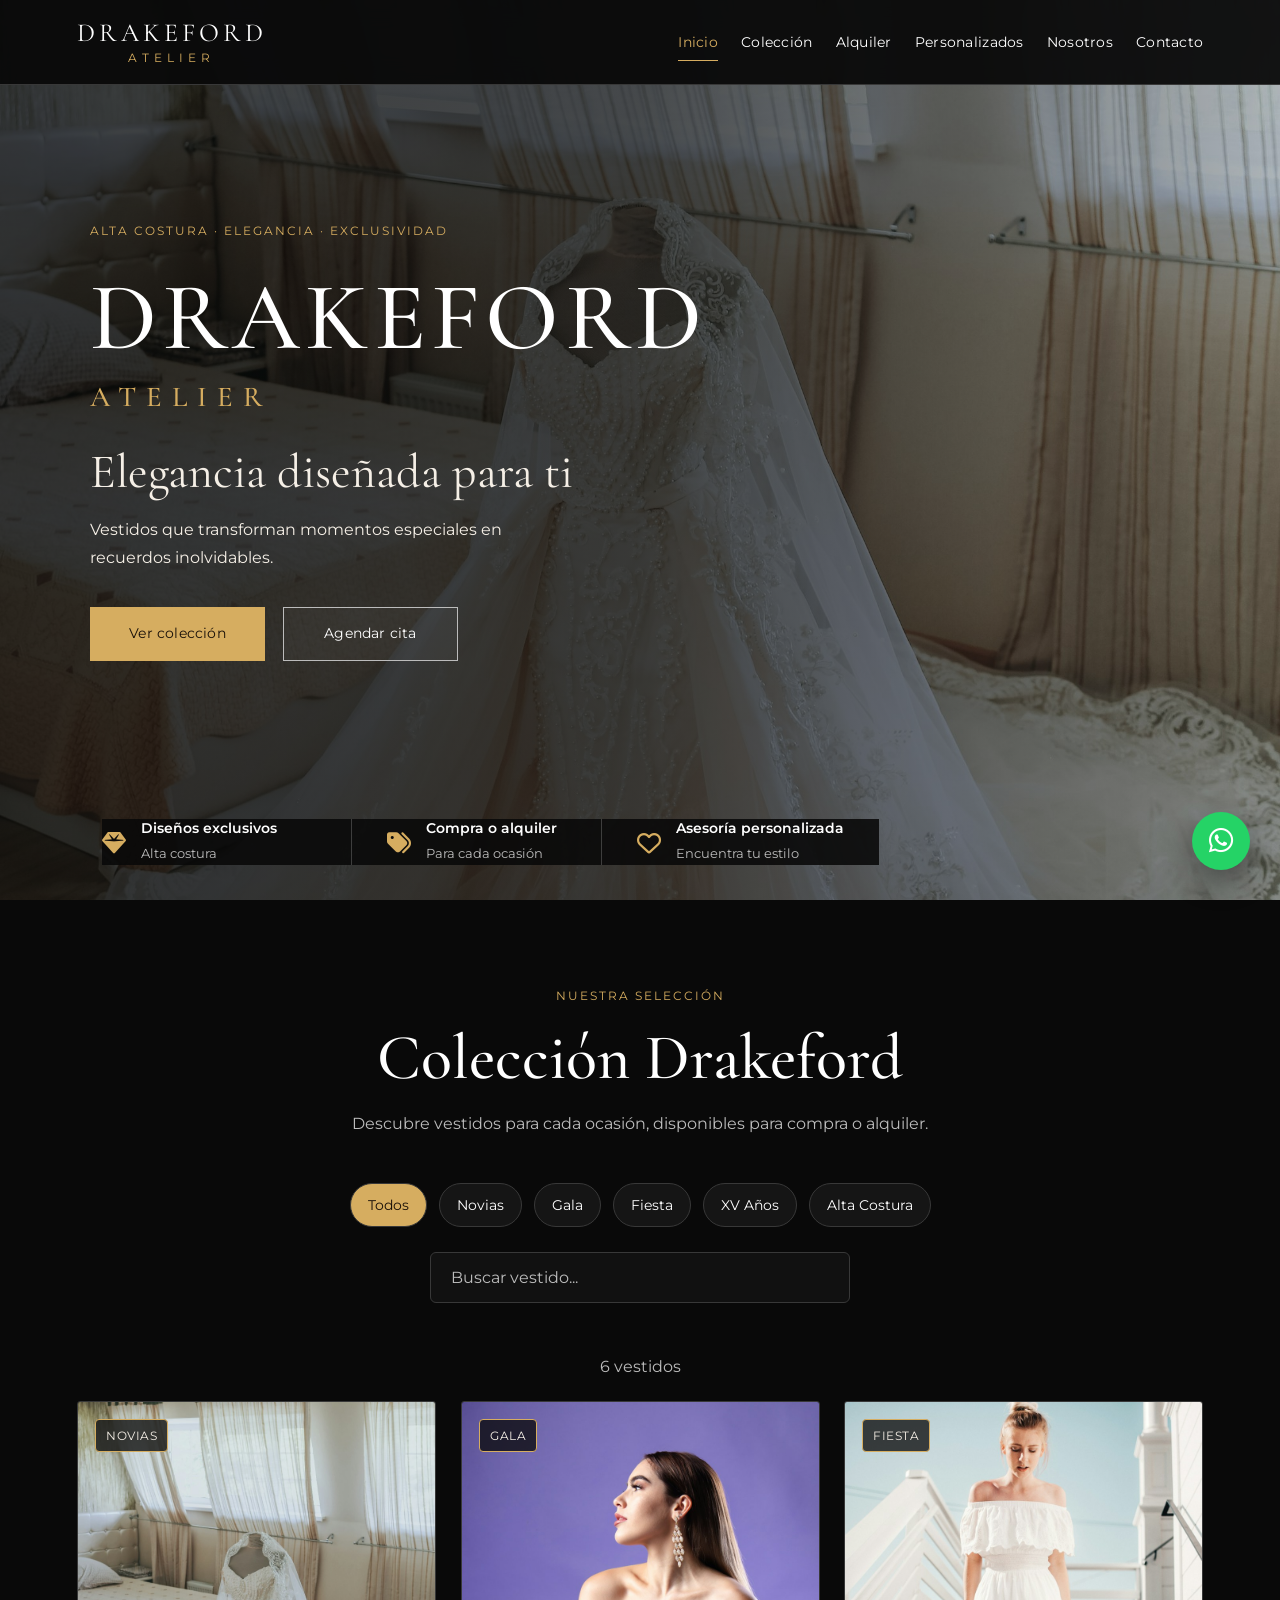
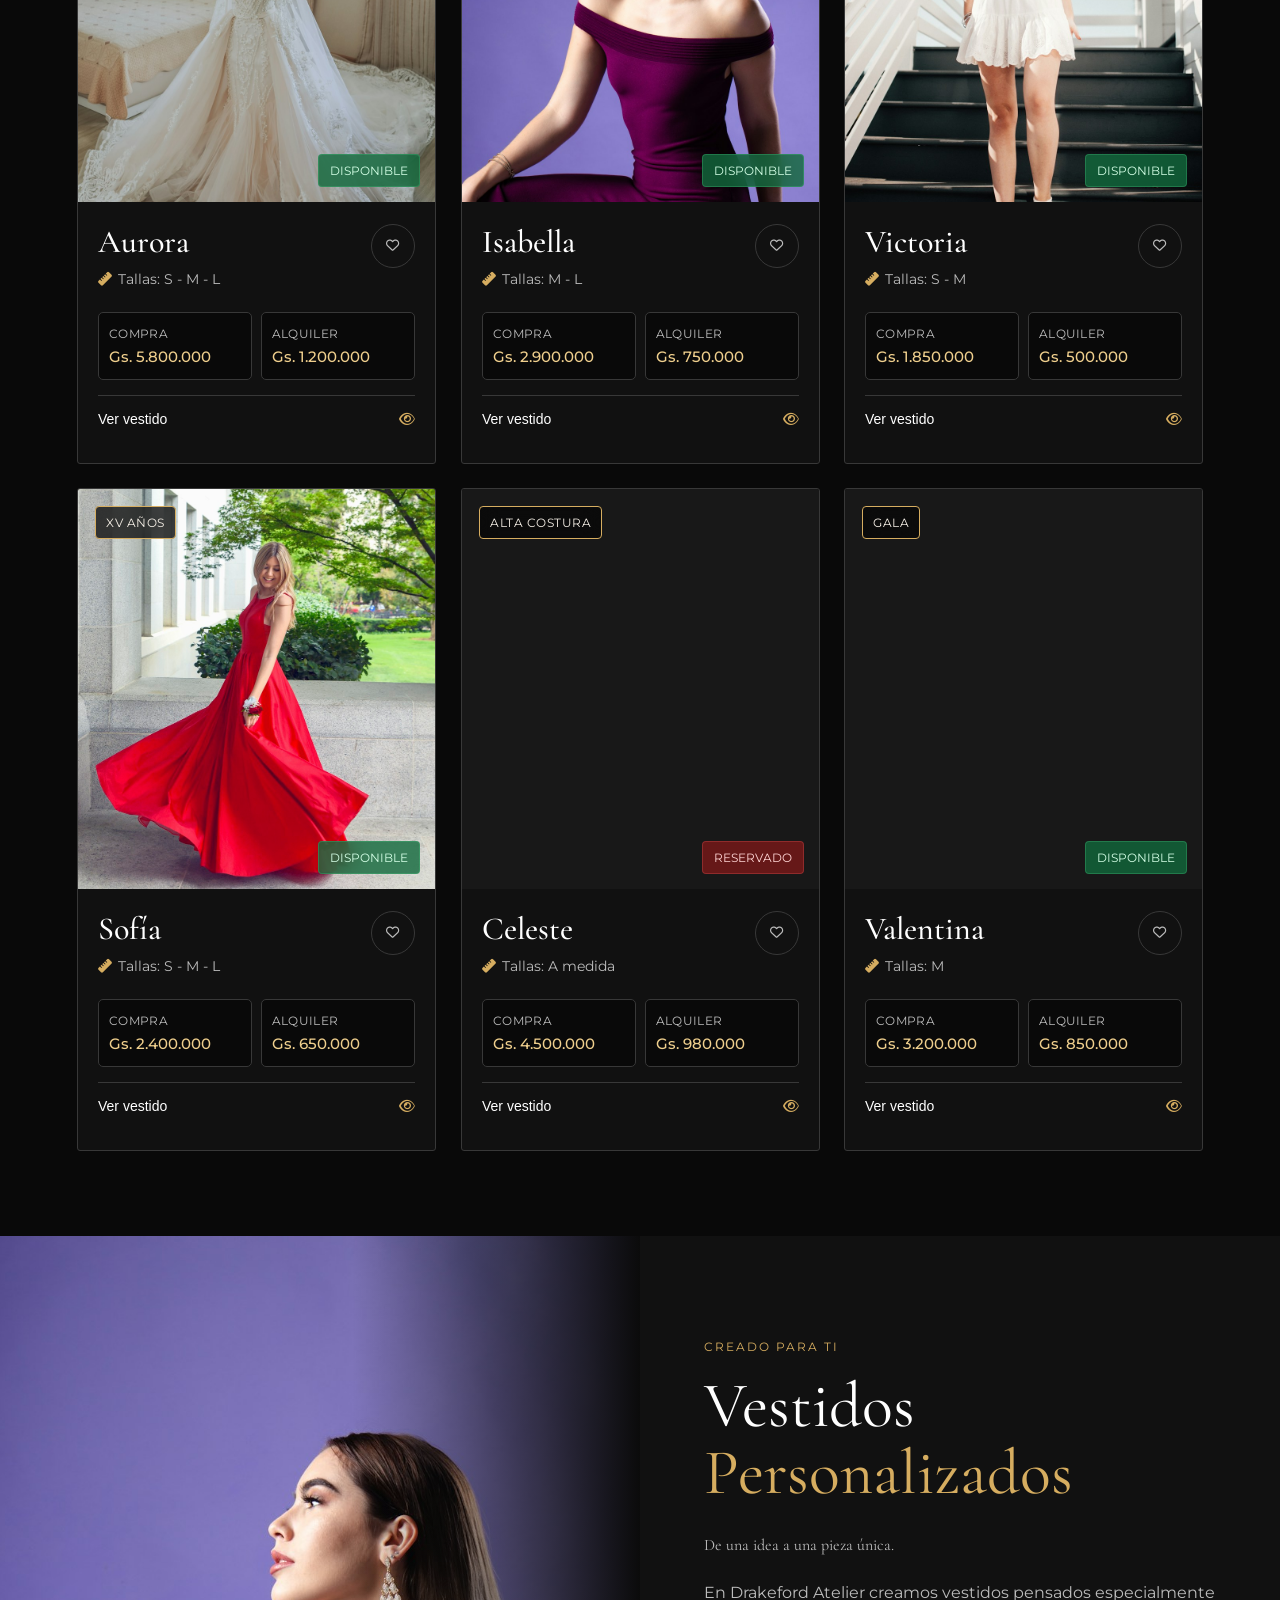
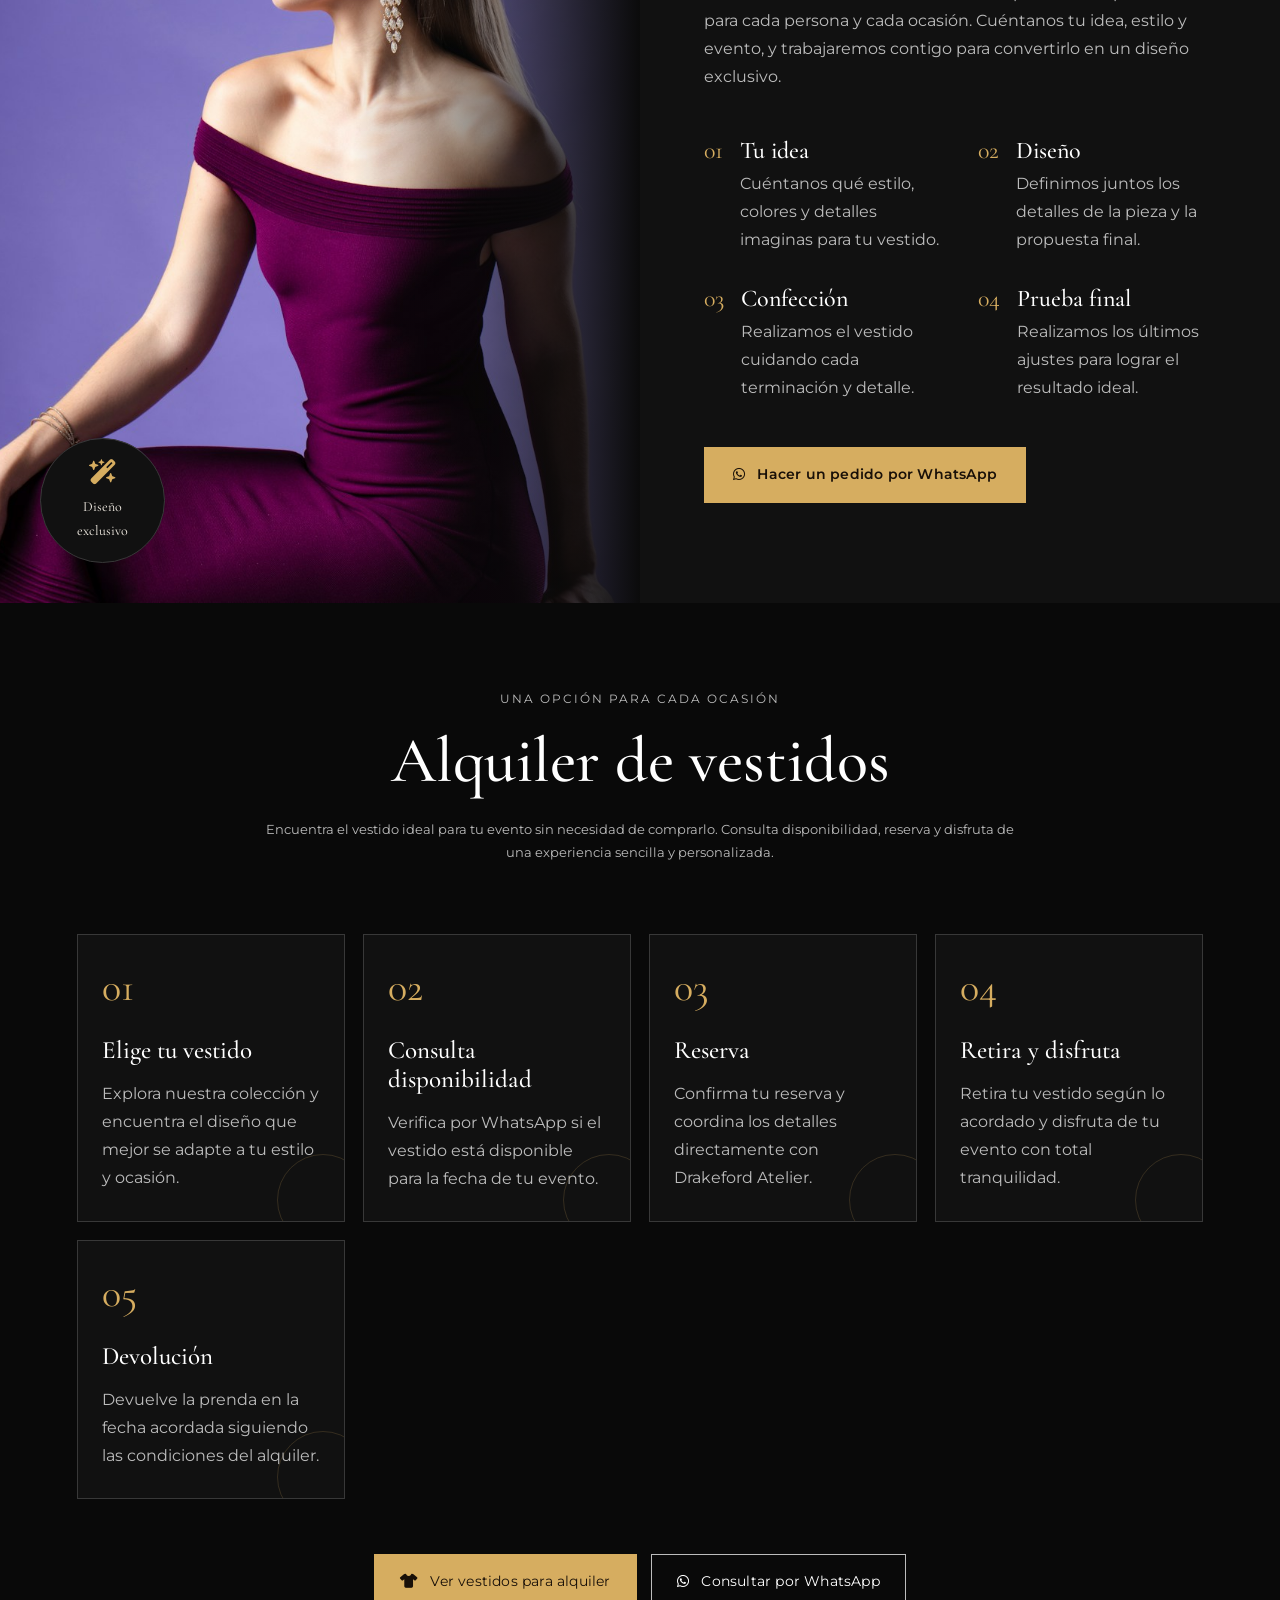
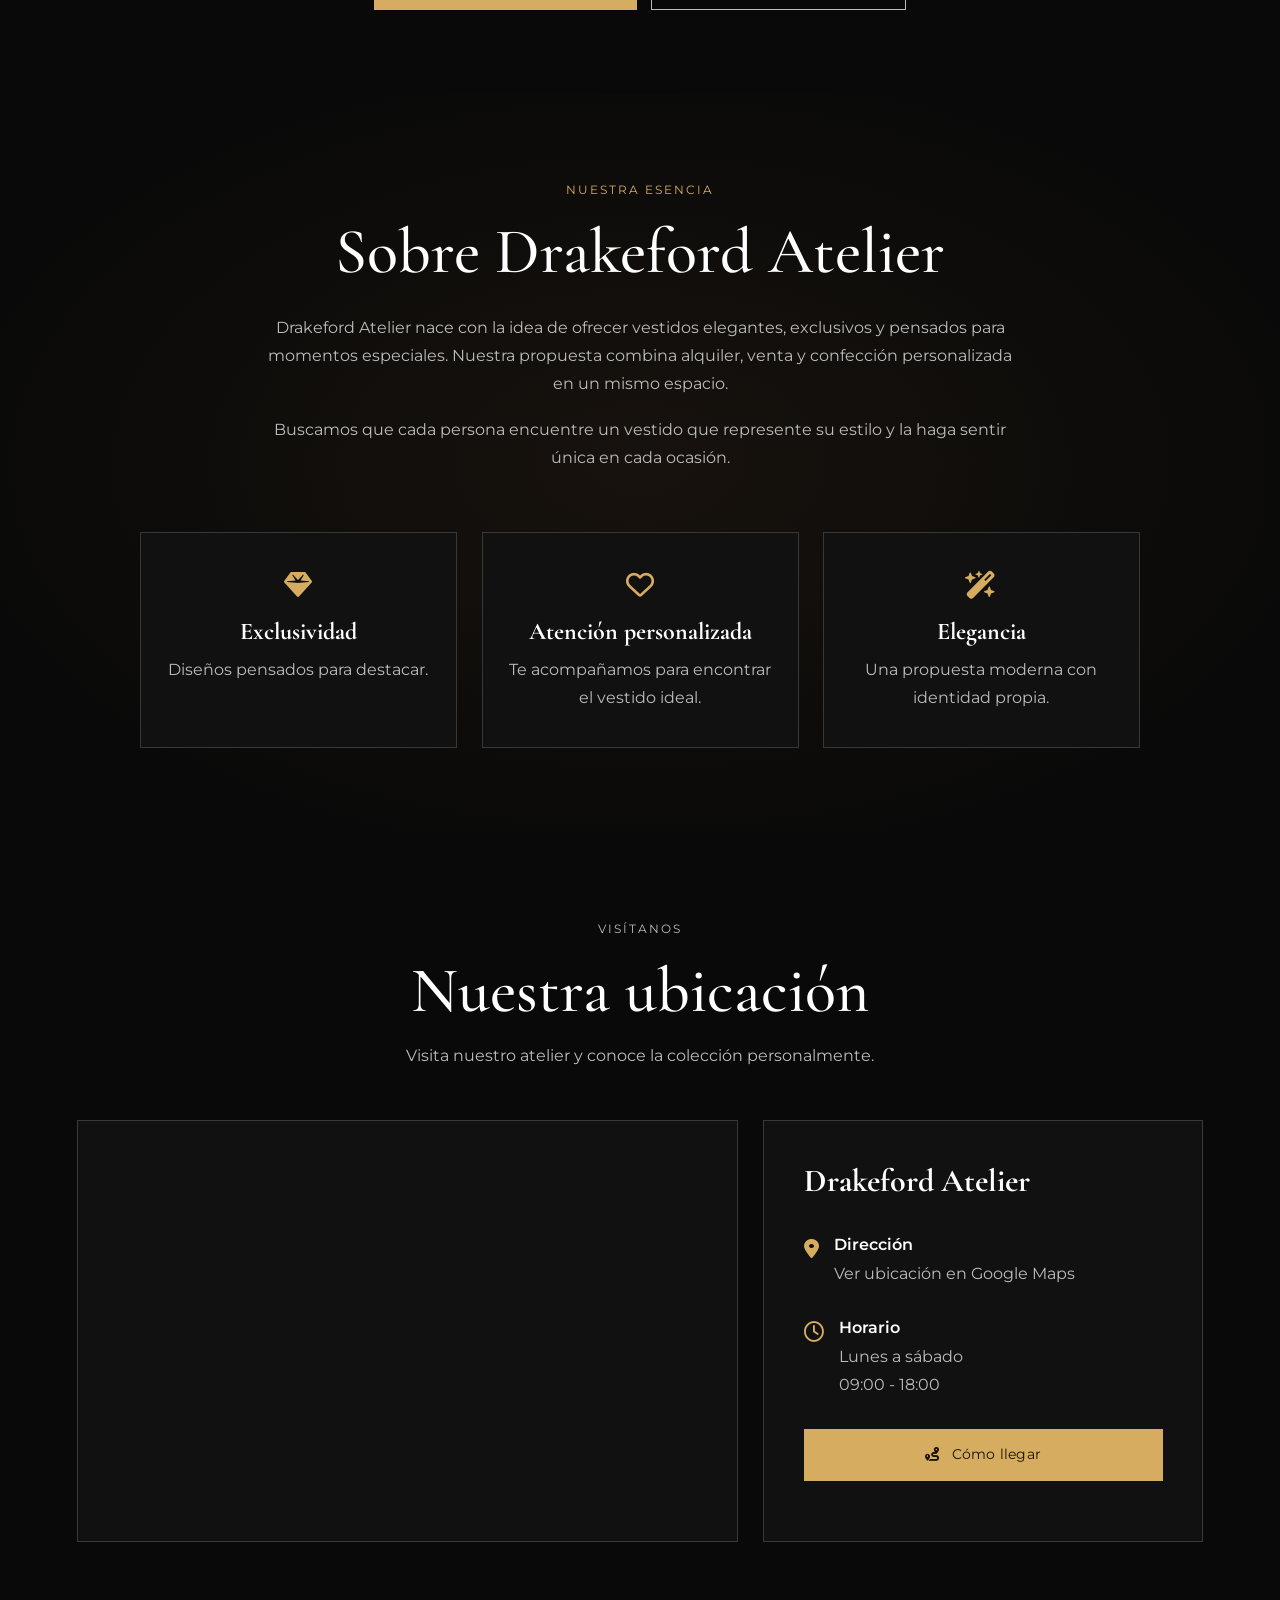
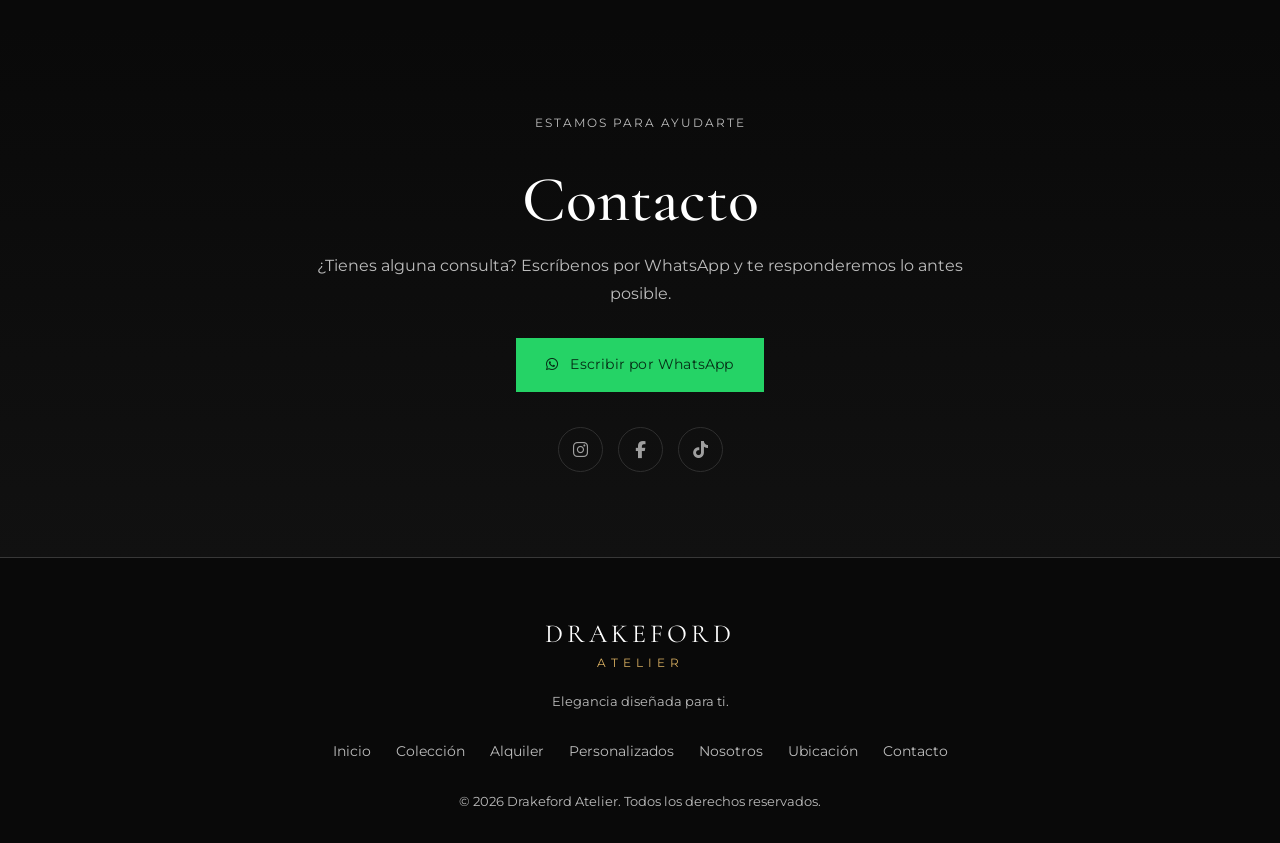
<file: index.html>
<!DOCTYPE html>
<html lang="es">

<head>

    <meta charset="UTF-8">

    <meta
        name="viewport"
        content="width=device-width, initial-scale=1.0"
    >

    <title>Drakeford Atelier</title>
<meta name="description" content="Colección Drakeford Atelier. Vestidos para compra, alquiler y confección personalizada.">
<meta name="robots" content="noindex,nofollow">
<link rel="icon" href="assets/favicon.svg" type="image/svg+xml">
<script>const q=new URLSearchParams(location.search);document.documentElement.dataset.baseline=q.has("baseline")?"true":"false";document.documentElement.dataset.palette=["original","burgundy","emerald","sapphire"].includes(q.get("palette"))?q.get("palette"):"original";</script>


    <!-- GOOGLE FONTS -->

    

    

    <link href="css/fonts.css" rel="stylesheet">


    <!-- FONT AWESOME -->

    <link
        rel="stylesheet"
        href="css/icons.css"
    >


    <!-- CSS -->

    <link
        rel="stylesheet"
        href="css/styles.css"
    >

<link rel="stylesheet" href="css/themes.css">
</head>


<body>
<a class="skip-link" href="#coleccion">Ir a la colección</a>


    <!-- =========================
         HEADER
    ========================== -->

    <header class="header">

        <div class="logo">

            <span class="logo-principal">
                DRAKEFORD
            </span>

            <span class="logo-secundario">
                ATELIER
            </span>

        </div>


        <nav class="nav" id="siteNav" aria-label="Navegación principal">

            <a
                href="#inicio"
                class="activo"
            >
                Inicio
            </a>

            <a href="#coleccion">
                Colección
            </a>

            <a href="#alquiler">
                Alquiler
            </a>

            <a href="#personalizados">
                Personalizados
            </a>

            <a href="#nosotros">
                Nosotros
            </a>

            <a href="#contacto">
                Contacto
            </a>

        </nav>


        <button
            class="menu-btn"
            id="menuBtn"
            aria-label="Abrir menú" aria-expanded="false" aria-controls="siteNav"
        >
            <i class="fa-solid fa-bars"></i>
        </button>

    </header>



    <main>


        <!-- =========================
             HERO
        ========================== -->

        <section
            class="hero"
            id="inicio"
        >

            <div class="hero-overlay"></div>


            <div class="hero-contenido">

                <p class="hero-etiqueta">
                    Alta costura · Elegancia · Exclusividad
                </p>


                <h1>

                    DRAKEFORD

                    <span>
                        ATELIER
                    </span>

                </h1>


                <h2>
                    Elegancia diseñada para ti
                </h2>


                <p class="hero-descripcion">
                    Vestidos que transforman momentos especiales
                    en recuerdos inolvidables.
                </p>


                <div class="hero-botones">

                    <a
                        href="#coleccion"
                        class="btn btn-dorado"
                    >
                        Ver colección
                    </a>


                    <button
                        class="btn btn-transparente"
                        id="btnAgendar"
                    >
                        Agendar cita
                    </button>

                </div>

            </div>



            <!-- BENEFICIOS HERO -->

            <div class="hero-beneficios">


                <div class="beneficio">

                    <span class="beneficio-icono">
                        <i class="fa-solid fa-gem"></i>
                    </span>

                    <div>

                        <strong>
                            Diseños exclusivos
                        </strong>

                        <p>
                            Alta costura
                        </p>

                    </div>

                </div>



                <div class="beneficio">

                    <span class="beneficio-icono">
                        <i class="fa-solid fa-tags"></i>
                    </span>

                    <div>

                        <strong>
                            Compra o alquiler
                        </strong>

                        <p>
                            Para cada ocasión
                        </p>

                    </div>

                </div>



                <div class="beneficio">

                    <span class="beneficio-icono">
                        <i class="fa-regular fa-heart"></i>
                    </span>

                    <div>

                        <strong>
                            Asesoría personalizada
                        </strong>

                        <p>
                            Encuentra tu estilo
                        </p>

                    </div>

                </div>


            </div>

        </section>



        <!-- =========================
             COLECCIÓN
        ========================== -->

        <section
            class="coleccion"
            id="coleccion"
        >


            <div class="coleccion-encabezado">

                <p class="seccion-etiqueta">
                    Nuestra selección
                </p>


                <h2>
                    Colección Drakeford
                </h2>


                <p class="coleccion-descripcion">
                    Descubre vestidos para cada ocasión,
                    disponibles para compra o alquiler.
                </p>

            </div>



            <!-- FILTROS -->

            <div class="filtros">

                <button
                    class="filtro activo"
                    data-categoria="Todos"
                >
                    Todos
                </button>


                <button
                    class="filtro"
                    data-categoria="Novias"
                >
                    Novias
                </button>


                <button
                    class="filtro"
                    data-categoria="Gala"
                >
                    Gala
                </button>


                <button
                    class="filtro"
                    data-categoria="Fiesta"
                >
                    Fiesta
                </button>


                <button
                    class="filtro"
                    data-categoria="XV Años"
                >
                    XV Años
                </button>


                <button
                    class="filtro"
                    data-categoria="Alta Costura"
                >
                    Alta Costura
                </button>

            </div>



            <!-- BUSCADOR -->

            <div class="buscador-contenedor">

                <input
                    type="text"
                    id="buscadorVestidos"
                    placeholder="Buscar vestido..." aria-label="Buscar vestido por nombre"
                >

            </div>



            <!-- TARJETAS GENERADAS POR JS -->

            <div
                class="vestidos-grid"
                id="vestidosGrid" aria-label="Vestidos de la colección"
            >
            </div>


        </section>



        <!-- =========================
             PERSONALIZADOS
        ========================== -->

        <section
            class="personalizados"
            id="personalizados"
        >


            <div class="personalizados-imagen">

                <img
                    src="assets/photos/dress-2.jpg"
                    alt="Mujer con vestido elegante de alta costura"
                >


                <div
                    class="personalizados-imagen-overlay"
                >
                </div>


                <div class="personalizados-sello">

                    <span>
                        <i class="fa-solid fa-wand-magic-sparkles"></i>
                    </span>

                    <p>
                        Diseño exclusivo
                    </p>

                </div>

            </div>



            <div class="personalizados-contenido">

                <p class="seccion-etiqueta">
                    Creado para ti
                </p>


                <h2>

                    Vestidos

                    <span>
                        Personalizados
                    </span>

                </h2>


                <p class="personalizados-subtitulo">
                    De una idea a una pieza única.
                </p>


                <p class="personalizados-texto">
                    En Drakeford Atelier creamos vestidos
                    pensados especialmente para cada persona
                    y cada ocasión. Cuéntanos tu idea, estilo
                    y evento, y trabajaremos contigo para
                    convertirlo en un diseño exclusivo.
                </p>



                <div class="personalizados-servicios">


                    <div class="servicio-personalizado">

                        <span>
                            01
                        </span>

                        <div>

                            <h3>
                                Tu idea
                            </h3>

                            <p>
                                Cuéntanos qué estilo, colores
                                y detalles imaginas para tu vestido.
                            </p>

                        </div>

                    </div>



                    <div class="servicio-personalizado">

                        <span>
                            02
                        </span>

                        <div>

                            <h3>
                                Diseño
                            </h3>

                            <p>
                                Definimos juntos los detalles
                                de la pieza y la propuesta final.
                            </p>

                        </div>

                    </div>



                    <div class="servicio-personalizado">

                        <span>
                            03
                        </span>

                        <div>

                            <h3>
                                Confección
                            </h3>

                            <p>
                                Realizamos el vestido cuidando
                                cada terminación y detalle.
                            </p>

                        </div>

                    </div>



                    <div class="servicio-personalizado">

                        <span>
                            04
                        </span>

                        <div>

                            <h3>
                                Prueba final
                            </h3>

                            <p>
                                Realizamos los últimos ajustes
                                para lograr el resultado ideal.
                            </p>

                        </div>

                    </div>


                </div>



                <button
                    class="btn-pedido-personalizado"
                    id="btnPedidoPersonalizado"
                >

                    <i class="fa-brands fa-whatsapp"></i>

                    Hacer un pedido por WhatsApp

                </button>

            </div>


        </section>



        <!-- =========================
             ALQUILER
        ========================== -->

        <section
            class="alquiler"
            id="alquiler"
        >


            <div class="alquiler-encabezado">

                <p class="seccion-etiqueta">
                    Una opción para cada ocasión
                </p>


                <h2>
                    Alquiler de vestidos
                </h2>


                <p>
                    Encuentra el vestido ideal para tu evento
                    sin necesidad de comprarlo. Consulta
                    disponibilidad, reserva y disfruta de una
                    experiencia sencilla y personalizada.
                </p>

            </div>



            <div class="alquiler-pasos">


                <article class="paso-alquiler">

                    <span class="paso-numero">
                        01
                    </span>

                    <h3>
                        Elige tu vestido
                    </h3>

                    <p>
                        Explora nuestra colección y encuentra
                        el diseño que mejor se adapte a tu estilo
                        y ocasión.
                    </p>

                </article>



                <article class="paso-alquiler">

                    <span class="paso-numero">
                        02
                    </span>

                    <h3>
                        Consulta disponibilidad
                    </h3>

                    <p>
                        Verifica por WhatsApp si el vestido
                        está disponible para la fecha de tu evento.
                    </p>

                </article>



                <article class="paso-alquiler">

                    <span class="paso-numero">
                        03
                    </span>

                    <h3>
                        Reserva
                    </h3>

                    <p>
                        Confirma tu reserva y coordina los detalles
                        directamente con Drakeford Atelier.
                    </p>

                </article>



                <article class="paso-alquiler">

                    <span class="paso-numero">
                        04
                    </span>

                    <h3>
                        Retira y disfruta
                    </h3>

                    <p>
                        Retira tu vestido según lo acordado
                        y disfruta de tu evento con total tranquilidad.
                    </p>

                </article>



                <article class="paso-alquiler">

                    <span class="paso-numero">
                        05
                    </span>

                    <h3>
                        Devolución
                    </h3>

                    <p>
                        Devuelve la prenda en la fecha acordada
                        siguiendo las condiciones del alquiler.
                    </p>

                </article>


            </div>



            <div class="alquiler-acciones">

                <button
                    class="btn-alquiler"
                    id="btnVerAlquiler"
                >

                    <i class="fa-solid fa-shirt"></i>

                    Ver vestidos para alquiler

                </button>


                <button
                    class="btn-alquiler-secundario"
                    id="btnConsultarAlquiler"
                >

                    <i class="fa-brands fa-whatsapp"></i>

                    Consultar por WhatsApp

                </button>

            </div>


        </section>



        <!-- =========================
             NOSOTROS
        ========================== -->

        <section
            class="nosotros"
            id="nosotros"
        >


            <div class="nosotros-contenido">

                <p class="seccion-etiqueta">
                    Nuestra esencia
                </p>


                <h2>
                    Sobre Drakeford Atelier
                </h2>


                <p class="nosotros-texto">
                    Drakeford Atelier nace con la idea de ofrecer
                    vestidos elegantes, exclusivos y pensados
                    para momentos especiales.
                    Nuestra propuesta combina alquiler,
                    venta y confección personalizada
                    en un mismo espacio.
                </p>


                <p class="nosotros-texto">
                    Buscamos que cada persona encuentre
                    un vestido que represente su estilo
                    y la haga sentir única en cada ocasión.
                </p>



                <div class="nosotros-valores">


                    <div class="valor">

                        <span>
                            <i class="fa-solid fa-gem"></i>
                        </span>

                        <h3>
                            Exclusividad
                        </h3>

                        <p>
                            Diseños pensados para destacar.
                        </p>

                    </div>



                    <div class="valor">

                        <span>
                            <i class="fa-regular fa-heart"></i>
                        </span>

                        <h3>
                            Atención personalizada
                        </h3>

                        <p>
                            Te acompañamos para encontrar
                            el vestido ideal.
                        </p>

                    </div>



                    <div class="valor">

                        <span>
                            <i class="fa-solid fa-wand-magic-sparkles"></i>
                        </span>

                        <h3>
                            Elegancia
                        </h3>

                        <p>
                            Una propuesta moderna
                            con identidad propia.
                        </p>

                    </div>


                </div>

            </div>


        </section>



        <!-- =========================
             UBICACIÓN
        ========================== -->

        <section
            class="ubicacion"
            id="ubicacion"
        >


            <div class="ubicacion-encabezado">

                <p class="seccion-etiqueta">
                    Visítanos
                </p>


                <h2>
                    Nuestra ubicación
                </h2>


                <p>
                    Visita nuestro atelier y conoce
                    la colección personalmente.
                </p>

            </div>



            <div class="ubicacion-contenido">


                <!-- MAPA -->

                <div class="mapa-real">

                    <iframe
                        src="https://www.google.com/maps/embed?pb=!1m18!1m12!1m3!1d3604.8773457162947!2d-55.7062308!3d-25.375426899999994!2m3!1f0!2f0!3f0!3m2!1i1024!2i768!4f13.1!3m3!1m2!1s0x945f43029e143e63%3A0xb358a14446efb0ee!2sDrakeford%20Atelier!5e0!3m2!1ses!2spy!4v1791227727015!5m2!1ses!2spy"
                        width="600"
                        height="450"
                        style="border:0;"
                        allowfullscreen=""
                        loading="lazy"
                        referrerpolicy="strict-origin-when-cross-origin"
                        title="Ubicación de Drakeford Atelier"
                    >
                    </iframe>

                </div>



                <!-- INFORMACIÓN -->

                <div class="ubicacion-info">

                    <h3>
                        Drakeford Atelier
                    </h3>



                    <div class="dato-ubicacion">

                        <span>
                            <i class="fa-solid fa-location-dot"></i>
                        </span>

                        <div>

                            <strong>
                                Dirección
                            </strong>

                            <p id="direccionTienda">
                                Ver ubicación en Google Maps
                            </p>

                        </div>

                    </div>



                    <div class="dato-ubicacion">

                        <span>
                            <i class="fa-regular fa-clock"></i>
                        </span>

                        <div>

                            <strong>
                                Horario
                            </strong>

                            <p>
                                Lunes a sábado
                                <br>
                                09:00 - 18:00
                            </p>

                        </div>

                    </div>



                    <button
                        class="btn-como-llegar"
                        id="btnComoLlegar"
                    >

                        <i class="fa-solid fa-route"></i>

                        Cómo llegar

                    </button>

                </div>


            </div>


        </section>



        <!-- =========================
             CONTACTO
        ========================== -->

        <section
            class="contacto"
            id="contacto"
        >


            <div class="contacto-contenido">

                <p class="seccion-etiqueta">
                    Estamos para ayudarte
                </p>


                <h2>
                    Contacto
                </h2>


                <p>
                    ¿Tienes alguna consulta?
                    Escríbenos por WhatsApp
                    y te responderemos lo antes posible.
                </p>



                <button
                    class="btn-contacto-whatsapp"
                    id="btnContactoWhatsapp"
                >

                    <i class="fa-brands fa-whatsapp"></i>

                    Escribir por WhatsApp

                </button>



                <!-- REDES SOCIALES -->

                <div class="redes" aria-label="Redes sociales por confirmar">

                    <a
                        aria-disabled="true" title="Perfil pendiente de configurar"
                        tabindex="-1"
                        rel="noopener noreferrer"
                        aria-label="Instagram"
                    >
                        <i class="fa-brands fa-instagram"></i>
                    </a>


                    <a
                        aria-disabled="true" title="Perfil pendiente de configurar"
                        tabindex="-1"
                        rel="noopener noreferrer"
                        aria-label="Facebook"
                    >
                        <i class="fa-brands fa-facebook-f"></i>
                    </a>


                    <a
                        aria-disabled="true" title="Perfil pendiente de configurar"
                        tabindex="-1"
                        rel="noopener noreferrer"
                        aria-label="TikTok"
                    >
                        <i class="fa-brands fa-tiktok"></i>
                    </a>

                </div>


            </div>


        </section>


    </main>



    <!-- =========================
         FOOTER
    ========================== -->

    <footer class="footer">


        <div class="footer-logo">

            <span class="logo-principal">
                DRAKEFORD
            </span>

            <span class="logo-secundario">
                ATELIER
            </span>

        </div>



        <p>
            Elegancia diseñada para ti.
        </p>



        <div class="footer-links">

            <a href="#inicio">
                Inicio
            </a>

            <a href="#coleccion">
                Colección
            </a>

            <a href="#alquiler">
                Alquiler
            </a>

            <a href="#personalizados">
                Personalizados
            </a>

            <a href="#nosotros">
                Nosotros
            </a>

            <a href="#ubicacion">
                Ubicación
            </a>

            <a href="#contacto">
                Contacto
            </a>

        </div>



        <p class="copyright">
            © 2026 Drakeford Atelier.
            Todos los derechos reservados.
        </p>


    </footer>



    <!-- =========================
         WHATSAPP FLOTANTE
    ========================== -->

    <a
        href="#"
        class="whatsapp-flotante"
        id="whatsappFlotante"
        aria-label="Contactar por WhatsApp"
    >

        <i class="fa-brands fa-whatsapp"></i>

    </a>



    <!-- =========================
         MODAL VESTIDO
    ========================== -->

    <div
        class="modal-overlay"
        id="modalVestido" role="dialog" aria-modal="true" aria-labelledby="modalNombre" aria-hidden="true"
    >


        <div class="modal-vestido">


            <button
                class="modal-cerrar"
                id="modalCerrar"
                aria-label="Cerrar"
            >
                <i class="fa-solid fa-xmark"></i>
            </button>



            <div class="modal-imagen">

                <img
                    id="modalImagen"
                    alt=""
                >

            </div>



            <div class="modal-info">


                <p
                    class="modal-categoria"
                    id="modalCategoria"
                >
                    Categoría
                </p>



                <h2 id="modalNombre">
                    Nombre del vestido
                </h2>



                <p
                    class="modal-estado"
                    id="modalEstado"
                >
                    Disponible
                </p>



                <div class="modal-precios">


                    <div class="modal-precio-box">

                        <span>
                            Precio de compra
                        </span>

                        <strong id="modalPrecioVenta">
                            Gs. 0
                        </strong>

                    </div>



                    <div class="modal-precio-box">

                        <span>
                            Precio de alquiler
                        </span>

                        <strong id="modalPrecioAlquiler">
                            Gs. 0
                        </strong>

                    </div>


                </div>



                <div class="modal-detalle-linea">

                    <span>
                        Tallas disponibles
                    </span>

                    <strong id="modalTallas">
                        -
                    </strong>

                </div>



                <div class="modal-descripcion">

                    <h3>
                        Descripción
                    </h3>

                    <p id="modalDescripcion">
                        Descripción del vestido.
                    </p>

                </div>



                <button
                    class="modal-btn-reservar"
                    id="modalReservar"
                >

                    <i class="fa-brands fa-whatsapp"></i>

                    Reservar por WhatsApp

                </button>


            </div>


        </div>


    </div>



    <!-- =========================
         JAVASCRIPT
    ========================== -->

    <script src="js/vestidos.js"></script>

    <script src="js/app.js"></script>


<script src="js/enhancements.js"></script>
</body>

</html>
</file>
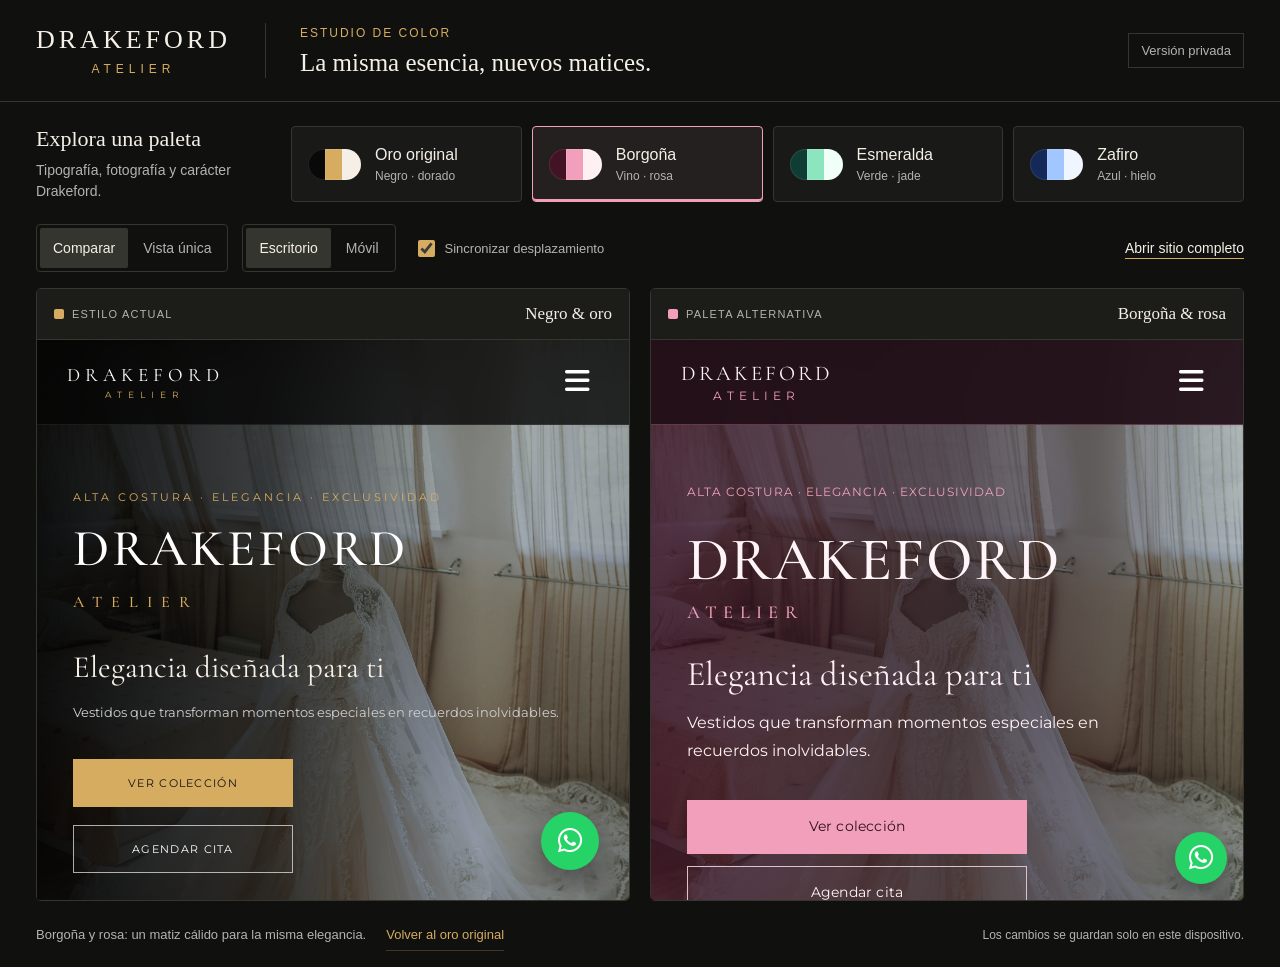
<file: comparar.html>
<!doctype html>
<html lang="es">
<head>
  <meta charset="UTF-8">
  <meta name="viewport" content="width=device-width,initial-scale=1">
  <meta name="robots" content="noindex,nofollow">
  <meta name="description" content="Compara la identidad original de Drakeford Atelier con tres paletas de color en una versión privada e interactiva.">
  <meta name="theme-color" content="#10100f">
  <title>Drakeford Atelier · Estudio de color</title>
  <link rel="icon" href="assets/favicon.svg" type="image/svg+xml">
  <link rel="stylesheet" href="css/studio.css">
  <script defer src="js/studio.js"></script>
</head>
<body>
  <header class="studio-header">
    <a class="wordmark" href="./" aria-label="Drakeford Atelier, estudio de color">DRAKEFORD<span>ATELIER</span></a>
    <div class="studio-title"><span class="eyebrow">ESTUDIO DE COLOR</span><h1>La misma esencia, nuevos matices.</h1></div>
    <span class="private-label">Versión privada</span>
  </header>
  <main>
    <section class="control-panel" aria-label="Opciones de comparación">
      <div class="palette-heading"><h2>Explora una paleta</h2><p>Tipografía, fotografía y carácter Drakeford.</p></div>
      <div class="palette-list" role="group" aria-label="Paleta alternativa">
        <button class="palette" data-palette="original" aria-pressed="false"><span class="swatches"><i style="--swatch:#090909"></i><i style="--swatch:#d6ad60"></i><i style="--swatch:#f5efe6"></i></span><span>Oro original<small>Negro · dorado</small></span></button>
        <button class="palette selected" data-palette="burgundy" aria-pressed="true"><span class="swatches"><i style="--swatch:#411324"></i><i style="--swatch:#f29fbb"></i><i style="--swatch:#fff0f4"></i></span><span>Borgoña<small>Vino · rosa</small></span></button>
        <button class="palette" data-palette="emerald" aria-pressed="false"><span class="swatches"><i style="--swatch:#103d33"></i><i style="--swatch:#8de5bf"></i><i style="--swatch:#f0fff7"></i></span><span>Esmeralda<small>Verde · jade</small></span></button>
        <button class="palette" data-palette="sapphire" aria-pressed="false"><span class="swatches"><i style="--swatch:#152958"></i><i style="--swatch:#a2c7ff"></i><i style="--swatch:#f0f6ff"></i></span><span>Zafiro<small>Azul · hielo</small></span></button>
      </div>
    </section>
    <div class="view-toolbar">
      <div class="segmented" role="group" aria-label="Modo de comparación"><button data-view="compare" aria-pressed="true">Comparar</button><button data-view="single" aria-pressed="false">Vista única</button></div>
      <div class="segmented device-controls" role="group" aria-label="Tamaño de vista"><button data-device="desktop" aria-pressed="true">Escritorio</button><button data-device="mobile" aria-pressed="false">Móvil</button></div>
      <label class="sync-control"><input type="checkbox" id="syncScroll" checked> Sincronizar desplazamiento</label>
      <a class="open-site" href="index.html?palette=burgundy" id="openSite" target="_blank" rel="noopener">Abrir sitio completo</a>
    </div>
    <div class="mobile-tabs segmented" role="group" aria-label="Vista visible en la comparación"><button data-side="original" aria-pressed="false">Original</button><button data-side="alternative" aria-pressed="true">Alternativa</button></div>
    <section class="preview-grid" id="previewGrid" data-view="compare" data-device="desktop" data-side="alternative" aria-label="Vistas del sitio">
      <article class="preview-pane original-pane"><div class="preview-caption"><span><i class="caption-swatch original-swatch"></i>ESTILO ACTUAL</span><strong>Negro & oro</strong></div><div class="frame-stage"><iframe id="originalFrame" title="Sitio Drakeford con su estilo actual negro y dorado" src="index.html?palette=original&baseline=1"></iframe></div></article>
      <article class="preview-pane alternative-pane"><div class="preview-caption"><span><i class="caption-swatch" id="alternativeSwatch"></i>PALETA ALTERNATIVA</span><strong id="paletteName">Borgoña & rosa</strong></div><div class="frame-stage"><iframe id="alternativeFrame" title="Sitio Drakeford con la paleta alternativa" src="index.html?palette=burgundy"></iframe></div></article>
    </section>
    <div class="studio-footer"><p id="paletteDescription" role="status" aria-live="polite">Borgoña y rosa: un matiz cálido para la misma elegancia.</p><button class="reset-button" id="resetPalette">Volver al oro original</button><span>Los cambios se guardan solo en este dispositivo.</span></div>
  </main>
</body>
</html>
</file>
<file: css/fonts.css>
@font-face {
  font-family: 'Cormorant Garamond';
  font-style: normal;
  font-weight: 400;
  font-display: swap;
  src: url(../assets/fonts/type-3.ttf) format('truetype');
}
@font-face {
  font-family: 'Cormorant Garamond';
  font-style: normal;
  font-weight: 500;
  font-display: swap;
  src: url(../assets/fonts/type-2.ttf) format('truetype');
}
@font-face {
  font-family: 'Cormorant Garamond';
  font-style: normal;
  font-weight: 600;
  font-display: swap;
  src: url(../assets/fonts/type-1.ttf) format('truetype');
}
@font-face {
  font-family: 'Cormorant Garamond';
  font-style: normal;
  font-weight: 700;
  font-display: swap;
  src: url(../assets/fonts/type-0.ttf) format('truetype');
}
@font-face {
  font-family: 'Montserrat';
  font-style: normal;
  font-weight: 300;
  font-display: swap;
  src: url(../assets/fonts/type-4.ttf) format('truetype');
}
@font-face {
  font-family: 'Montserrat';
  font-style: normal;
  font-weight: 400;
  font-display: swap;
  src: url(../assets/fonts/type-6.ttf) format('truetype');
}
@font-face {
  font-family: 'Montserrat';
  font-style: normal;
  font-weight: 500;
  font-display: swap;
  src: url(../assets/fonts/type-5.ttf) format('truetype');
}
@font-face {
  font-family: 'Montserrat';
  font-style: normal;
  font-weight: 600;
  font-display: swap;
  src: url(../assets/fonts/type-7.ttf) format('truetype');
}
</file>
<file: css/styles.css>
:root {
    --negro: #090909;
    --negro-suave: #111111;
    --negro-claro: #181818;

    --dorado: #d6ad60;
    --dorado-claro: #efcf8d;

    --crema: #f5efe6;
    --blanco: #ffffff;

    --gris: #bcbcbc;
}


/* RESET */

* {
    margin: 0;
    padding: 0;
    box-sizing: border-box;
}


html {
    scroll-behavior: smooth;
}


body {
    font-family: "Montserrat", sans-serif;

    background: var(--negro);

    color: var(--blanco);

    overflow-x: hidden;
}


/* HEADER */

.header {
    position: fixed;

    top: 0;
    left: 0;

    width: 100%;
    height: 85px;

    display: flex;
    align-items: center;
    justify-content: space-between;

    padding: 0 6%;

    background: rgba(5, 5, 5, 0.8);

    backdrop-filter: blur(12px);

    border-bottom: 1px solid rgba(255, 255, 255, 0.08);

    z-index: 1000;
}


/* LOGO */

.logo {
    display: flex;
    flex-direction: column;

    align-items: center;

    line-height: 1;
}


.logo-principal {
    font-family: "Cormorant Garamond", serif;

    font-size: 25px;

    letter-spacing: 5px;
}


.logo-secundario {
    color: var(--dorado);

    font-size: 9px;

    letter-spacing: 6px;

    margin-top: 6px;
}


/* NAV */

.nav {
    display: flex;

    gap: 35px;
}


.nav a {
    position: relative;

    text-decoration: none;

    color: var(--blanco);

    font-size: 12px;

    text-transform: uppercase;

    letter-spacing: 1px;

    transition: 0.3s;
}


.nav a::after {
    content: "";

    position: absolute;

    left: 0;
    bottom: -10px;

    width: 0;
    height: 1px;

    background: var(--dorado);

    transition: 0.3s;
}


.nav a:hover {
    color: var(--dorado);
}


.nav a:hover::after,
.nav a.activo::after {
    width: 100%;
}


.nav a.activo {
    color: var(--dorado);
}


/* BOTÓN MENU */

.menu-btn {
    display: none;

    border: none;

    background: transparent;

    color: white;

    font-size: 28px;

    cursor: pointer;
}


/* HERO */

.hero {
    position: relative;

    min-height: 100vh;

    display: flex;

    flex-direction: column;

    justify-content: center;

    background-image:
        url("../assets/photos/dress-3.jpg");

    background-size: cover;

    background-position: center;

    padding: 150px 8% 130px;
}


/* OSCURECER FONDO */

.hero-overlay {
    position: absolute;

    inset: 0;

    background:
        linear-gradient(
            90deg,
            rgba(0, 0, 0, 0.92) 0%,
            rgba(0, 0, 0, 0.72) 40%,
            rgba(0, 0, 0, 0.2) 75%,
            rgba(0, 0, 0, 0.3) 100%
        );
}


/* CONTENIDO */

.hero-contenido {
    position: relative;

    z-index: 2;

    max-width: 680px;
}


.hero-etiqueta {
    color: var(--dorado);

    letter-spacing: 3px;

    text-transform: uppercase;

    font-size: 11px;

    margin-bottom: 25px;
}


.hero h1 {
    font-family: "Cormorant Garamond", serif;

    font-size: clamp(60px, 8vw, 110px);

    font-weight: 500;

    line-height: 0.75;

    letter-spacing: 8px;
}


.hero h1 span {
    display: block;

    color: var(--dorado);

    font-size: 0.31em;

    letter-spacing: 15px;

    margin-top: 28px;
}


.hero h2 {
    font-family: "Cormorant Garamond", serif;

    font-size: clamp(30px, 4vw, 47px);

    font-weight: 400;

    margin-top: 40px;

    color: var(--crema);
}


.hero-descripcion {
    margin-top: 15px;

    color: #d1d1d1;

    line-height: 1.8;

    max-width: 500px;

    font-size: 14px;
}


/* BOTONES */

.hero-botones {
    display: flex;

    gap: 18px;

    margin-top: 35px;
}


.btn {
    min-width: 175px;

    padding: 16px 25px;

    font-family: "Montserrat", sans-serif;

    font-size: 11px;

    letter-spacing: 1.3px;

    text-transform: uppercase;

    cursor: pointer;

    text-decoration: none;

    text-align: center;

    transition: 0.3s;
}


.btn-dorado {
    background: var(--dorado);

    color: #111;

    border: 1px solid var(--dorado);
}


.btn-dorado:hover {
    background: var(--dorado-claro);

    transform: translateY(-3px);
}


.btn-transparente {
    background: rgba(255, 255, 255, 0.03);

    border: 1px solid rgba(255, 255, 255, 0.65);

    color: white;
}


.btn-transparente:hover {
    background: white;

    color: black;

    transform: translateY(-3px);
}


/* BENEFICIOS */

.hero-beneficios {
    position: absolute;

    left: 8%;
    bottom: 35px;

    z-index: 2;

    display: flex;

    gap: 0;
}


.beneficio {
    display: flex;

    align-items: center;

    gap: 15px;

    min-width: 250px;

    padding: 0 35px;

    border-right: 1px solid rgba(255, 255, 255, 0.2);
}


.beneficio:first-child {
    padding-left: 0;
}


.beneficio:last-child {
    border-right: none;
}


.beneficio-icono {
    color: var(--dorado);

    font-size: 28px;
}


.beneficio strong {
    display: block;

    font-size: 12px;

    margin-bottom: 5px;
}


.beneficio p {
    font-size: 10px;

    color: #aaa;
}


/* SECCIONES */

.seccion {
    padding: 120px 8%;
}


.temporal {
    min-height: 500px;

    text-align: center;

    background:
        linear-gradient(
            180deg,
            #090909,
            #111
        );
}


.seccion-etiqueta {
    color: var(--dorado);

    text-transform: uppercase;

    letter-spacing: 4px;

    font-size: 10px;

    margin-bottom: 15px;
}


.seccion h2 {
    font-family: "Cormorant Garamond", serif;

    font-size: 55px;

    font-weight: 500;

    margin-bottom: 20px;
}


.seccion > p:last-child {
    color: #aaa;
}


/* WHATSAPP */

.whatsapp-flotante {
    position: fixed;

    right: 30px;
    bottom: 30px;

    width: 58px;
    height: 58px;

    display: flex;

    align-items: center;
    justify-content: center;

    background: #25d366;

    color: white;

    text-decoration: none;

    border-radius: 50%;

    font-size: 25px;

    z-index: 1000;

    box-shadow:
        0 10px 30px rgba(0, 0, 0, 0.4);

    transition: 0.3s;
}


.whatsapp-flotante:hover {
    transform: scale(1.1);
}


/* RESPONSIVE */

@media (max-width: 900px) {

    .nav {
        position: absolute;

        top: 85px;
        left: 0;

        width: 100%;

        background: #080808;

        flex-direction: column;

        padding: 30px;

        gap: 25px;

        display: none;
    }


    .nav.mostrar {
        display: flex;
    }


    .menu-btn {
        display: block;
    }


    .hero {
        padding-left: 6%;
        padding-right: 6%;
    }


    .hero-beneficios {
        display: none;
    }


    .hero-botones {
        flex-direction: column;

        width: 220px;
    }

}


@media (max-width: 600px) {

    .header {
        padding: 0 5%;
    }


    .logo-principal {
        font-size: 19px;
    }


    .hero h1 {
        font-size: 52px;

        letter-spacing: 3px;
    }


    .hero h1 span {
        letter-spacing: 9px;
    }


    .hero h2 {
        font-size: 31px;
    }


    .hero-descripcion {
        font-size: 13px;
    }

}

/* COLECCIÓN */

.coleccion {
    padding: 120px 7%;
    background:
        radial-gradient(
            circle at top,
            #18130d 0%,
            #0a0a0a 35%,
            #080808 100%
        );
}


.coleccion-encabezado {
    text-align: center;
    max-width: 700px;
    margin: 0 auto 45px;
}


.coleccion-encabezado h2 {
    font-family: "Cormorant Garamond", serif;
    font-size: clamp(44px, 6vw, 70px);
    font-weight: 500;
    margin-bottom: 15px;
}


.coleccion-descripcion {
    color: #aaa;
    line-height: 1.8;
    font-size: 14px;
}


/* FILTROS */

.filtros {
    display: flex;
    justify-content: center;
    flex-wrap: wrap;
    gap: 12px;
    margin-bottom: 25px;
}


.filtro {
    padding: 11px 20px;

    background: #151515;

    border: 1px solid #2c2c2c;

    border-radius: 30px;

    color: #ddd;

    font-family: "Montserrat", sans-serif;

    font-size: 11px;

    cursor: pointer;

    transition: 0.3s;
}


.filtro:hover {
    color: var(--dorado);
    border-color: var(--dorado);
}


.filtro.activo {
    color: #111;

    background: var(--dorado);

    border-color: var(--dorado);
}


/* BUSCADOR */

.buscador-contenedor {
    max-width: 420px;
    margin: 0 auto 50px;
}


.buscador-contenedor input {
    width: 100%;

    padding: 15px 20px;

    background: #121212;

    color: white;

    border: 1px solid #303030;

    border-radius: 6px;

    outline: none;

    font-family: "Montserrat", sans-serif;

    transition: 0.3s;
}


.buscador-contenedor input:focus {
    border-color: var(--dorado);

    box-shadow:
        0 0 0 3px rgba(214, 173, 96, 0.08);
}


/* GRID */

.vestidos-grid {
    display: grid;

    grid-template-columns:
        repeat(auto-fit, minmax(250px, 1fr));

    gap: 25px;

    max-width: 1500px;

    margin: auto;
}


/* TARJETAS */

.vestido-card {
    overflow: hidden;

    background:
        linear-gradient(
            180deg,
            #151515,
            #0d0d0d
        );

    border: 1px solid #282828;

    border-radius: 8px;

    transition: 0.35s;

    position: relative;
}


.vestido-card:hover {
    transform: translateY(-7px);

    border-color: rgba(214, 173, 96, 0.6);

    box-shadow:
        0 20px 50px rgba(0, 0, 0, 0.45);
}


.vestido-imagen {
    position: relative;

    height: 380px;

    overflow: hidden;
}


.vestido-imagen img {
    width: 100%;

    height: 100%;

    object-fit: cover;

    transition: 0.6s;
}


.vestido-card:hover .vestido-imagen img {
    transform: scale(1.06);
}


/* CATEGORÍA */

.vestido-categoria {
    position: absolute;

    top: 15px;
    left: 15px;

    padding: 7px 12px;

    background: rgba(0, 0, 0, 0.7);

    backdrop-filter: blur(10px);

    color: var(--dorado);

    border: 1px solid rgba(214, 173, 96, 0.3);

    border-radius: 4px;

    font-size: 9px;

    text-transform: uppercase;

    letter-spacing: 1px;
}


/* DISPONIBILIDAD */

.estado-vestido {
    position: absolute;

    top: 15px;
    right: 15px;

    padding: 7px 10px;

    border-radius: 4px;

    font-size: 9px;

    text-transform: uppercase;
}


.disponible {
    background: rgba(20, 120, 60, 0.85);

    color: white;
}


.no-disponible {
    background: rgba(150, 30, 30, 0.9);

    color: white;
}


/* INFORMACIÓN */

.vestido-info {
    padding: 22px;
}


.vestido-info h3 {
    font-family: "Cormorant Garamond", serif;

    font-size: 30px;

    font-weight: 500;

    margin-bottom: 5px;
}


.vestido-talla {
    color: #888;

    font-size: 11px;

    margin-bottom: 18px;
}


/* PRECIOS */

.vestido-precios {
    display: grid;

    grid-template-columns: 1fr 1fr;

    gap: 12px;

    margin-bottom: 20px;
}


.precio {
    padding: 13px;

    background: #121212;

    border: 1px solid #252525;

    border-radius: 5px;
}


.precio span {
    display: block;

    color: #888;

    font-size: 9px;

    text-transform: uppercase;

    margin-bottom: 5px;
}


.precio strong {
    color: var(--dorado-claro);

    font-size: 13px;
}


/* BOTONES TARJETAS */

.vestido-acciones {
    display: grid;

    grid-template-columns: 1fr 1fr;

    gap: 10px;
}


.btn-vestido {
    padding: 13px 10px;

    border: none;

    cursor: pointer;

    font-family: "Montserrat", sans-serif;

    font-size: 9px;

    text-transform: uppercase;

    letter-spacing: 0.7px;

    transition: 0.3s;
}


.btn-detalles {
    background: transparent;

    color: white;

    border: 1px solid #555;
}


.btn-detalles:hover {
    border-color: var(--dorado);

    color: var(--dorado);
}


.btn-reservar {
    background: var(--dorado);

    color: #111;
}


.btn-reservar:hover {
    background: var(--dorado-claro);
}


.btn-reservar:disabled {
    background: #333;

    color: #777;

    cursor: not-allowed;
}


/* RESPONSIVE */

@media (max-width: 600px) {

    .coleccion {
        padding-left: 5%;
        padding-right: 5%;
    }


    .vestido-imagen {
        height: 420px;
    }


    .vestido-precios {
        grid-template-columns: 1fr;
    }

}

/* =========================
   MODAL DE VESTIDO
========================= */

.modal-overlay {
    position: fixed;

    inset: 0;

    background: rgba(0, 0, 0, 0.88);

    backdrop-filter: blur(8px);

    display: flex;

    align-items: center;
    justify-content: center;

    padding: 30px;

    opacity: 0;
    visibility: hidden;

    transition: 0.3s;

    z-index: 3000;
}


.modal-overlay.activo {
    opacity: 1;
    visibility: visible;
}


.modal-vestido {
    position: relative;

    width: min(1100px, 100%);

    max-height: 90vh;

    overflow-y: auto;

    display: grid;

    grid-template-columns: 1fr 1fr;

    background: #0d0d0d;

    border: 1px solid rgba(214, 173, 96, 0.3);

    box-shadow:
        0 40px 100px rgba(0, 0, 0, 0.65);

    border-radius: 8px;

    transform: translateY(30px) scale(0.97);

    transition: 0.35s;
}


.modal-overlay.activo .modal-vestido {
    transform: translateY(0) scale(1);
}


/* CERRAR */

.modal-cerrar {
    position: absolute;

    top: 15px;
    right: 18px;

    width: 42px;
    height: 42px;

    border: 1px solid rgba(255, 255, 255, 0.25);

    border-radius: 50%;

    background: rgba(0, 0, 0, 0.65);

    color: white;

    font-size: 27px;

    cursor: pointer;

    z-index: 5;

    transition: 0.3s;
}


.modal-cerrar:hover {
    background: var(--dorado);

    color: black;

    transform: rotate(90deg);
}


/* FOTO */

.modal-imagen {
    min-height: 650px;

    background: #111;

    overflow: hidden;
}


.modal-imagen img {
    width: 100%;
    height: 100%;

    object-fit: cover;

    display: block;
}


/* INFORMACIÓN */

.modal-info {
    padding: 70px 55px;

    display: flex;

    flex-direction: column;

    justify-content: center;
}


.modal-categoria {
    color: var(--dorado);

    text-transform: uppercase;

    letter-spacing: 3px;

    font-size: 10px;

    margin-bottom: 10px;
}


.modal-info h2 {
    font-family: "Cormorant Garamond", serif;

    font-size: clamp(45px, 5vw, 68px);

    font-weight: 500;

    line-height: 1;

    margin-bottom: 15px;
}


.modal-estado {
    display: inline-block;

    align-self: flex-start;

    padding: 7px 13px;

    background: rgba(37, 211, 102, 0.14);

    color: #63df90;

    border: 1px solid rgba(37, 211, 102, 0.3);

    border-radius: 20px;

    font-size: 10px;

    text-transform: uppercase;

    letter-spacing: 1px;

    margin-bottom: 35px;
}


.modal-estado.reservado {
    background: rgba(200, 50, 50, 0.13);

    border-color: rgba(200, 50, 50, 0.3);

    color: #e97878;
}


/* PRECIOS */

.modal-precios {
    display: grid;

    grid-template-columns: 1fr 1fr;

    gap: 15px;

    margin-bottom: 25px;
}


.modal-precio-box {
    padding: 20px;

    background: #141414;

    border: 1px solid #292929;

    border-radius: 6px;
}


.modal-precio-box span {
    display: block;

    color: #8f8f8f;

    font-size: 10px;

    text-transform: uppercase;

    letter-spacing: 1px;

    margin-bottom: 8px;
}


.modal-precio-box strong {
    font-family: "Cormorant Garamond", serif;

    color: var(--dorado-claro);

    font-size: 26px;

    font-weight: 500;
}


/* TALLAS */

.modal-detalle-linea {
    display: flex;

    justify-content: space-between;

    gap: 30px;

    padding: 20px 0;

    border-top: 1px solid #242424;
    border-bottom: 1px solid #242424;

    margin-bottom: 30px;

    font-size: 12px;
}


.modal-detalle-linea span {
    color: #888;
}


.modal-detalle-linea strong {
    color: white;
}


/* DESCRIPCIÓN */

.modal-descripcion {
    margin-bottom: 35px;
}


.modal-descripcion h3 {
    font-family: "Cormorant Garamond", serif;

    font-size: 27px;

    font-weight: 500;

    margin-bottom: 10px;
}


.modal-descripcion p {
    color: #aaa;

    line-height: 1.8;

    font-size: 13px;
}


/* BOTÓN RESERVA */

.modal-btn-reservar {
    width: 100%;

    padding: 18px 20px;

    border: 1px solid var(--dorado);

    background: var(--dorado);

    color: #111;

    font-family: "Montserrat", sans-serif;

    font-size: 11px;

    font-weight: 600;

    text-transform: uppercase;

    letter-spacing: 1.5px;

    cursor: pointer;

    transition: 0.3s;
}


.modal-btn-reservar:hover {
    background: var(--dorado-claro);

    transform: translateY(-2px);
}


.modal-btn-reservar:disabled {
    background: #252525;

    border-color: #333;

    color: #777;

    cursor: not-allowed;

    transform: none;
}


/* EVITA SCROLL */

body.modal-abierto {
    overflow: hidden;
}


/* RESPONSIVE */

@media (max-width: 850px) {

    .modal-overlay {
        padding: 15px;
    }


    .modal-vestido {
        grid-template-columns: 1fr;

        max-height: 95vh;
    }


    .modal-imagen {
        min-height: 450px;
        max-height: 550px;
    }


    .modal-info {
        padding: 45px 30px;
    }

}


@media (max-width: 520px) {

    .modal-precios {
        grid-template-columns: 1fr;
    }


    .modal-info {
        padding: 40px 22px;
    }


    .modal-imagen {
        min-height: 390px;
    }

}

/* =========================
   VESTIDOS PERSONALIZADOS
========================= */

.personalizados {
    min-height: 760px;

    display: grid;

    grid-template-columns: 1fr 1fr;

    background: #0b0b0b;
}


/* IMAGEN */

.personalizados-imagen {
    position: relative;

    min-height: 760px;

    overflow: hidden;
}


.personalizados-imagen img {
    width: 100%;
    height: 100%;

    object-fit: cover;

    display: block;

    transition: 0.8s;
}


.personalizados:hover
.personalizados-imagen img {
    transform: scale(1.03);
}


.personalizados-imagen-overlay {
    position: absolute;

    inset: 0;

    background:
        linear-gradient(
            90deg,
            transparent 55%,
            #0b0b0b 100%
        );
}


/* SELLO */

.personalizados-sello {
    position: absolute;

    left: 40px;
    bottom: 40px;

    width: 125px;
    height: 125px;

    display: flex;

    flex-direction: column;

    justify-content: center;
    align-items: center;

    border: 1px solid rgba(214, 173, 96, 0.6);

    border-radius: 50%;

    background:
        rgba(0, 0, 0, 0.65);

    backdrop-filter: blur(10px);

    text-align: center;
}


.personalizados-sello span {
    color: var(--dorado);

    font-size: 25px;

    margin-bottom: 8px;
}


.personalizados-sello p {
    width: 80px;

    font-family:
        "Cormorant Garamond",
        serif;

    color: var(--crema);

    font-size: 14px;
}


/* CONTENIDO */

.personalizados-contenido {
    padding: 100px 10%;

    display: flex;

    flex-direction: column;

    justify-content: center;
}


.personalizados-contenido h2 {
    font-family:
        "Cormorant Garamond",
        serif;

    font-size:
        clamp(50px, 6vw, 80px);

    line-height: 0.9;

    font-weight: 400;

    margin-bottom: 25px;
}


.personalizados-contenido h2 span {
    display: block;

    color: var(--dorado);
}


.personalizados-subtitulo {
    font-family:
        "Cormorant Garamond",
        serif;

    font-size: 25px;

    color: var(--crema);

    margin-bottom: 20px;
}


.personalizados-texto {
    color: #a8a8a8;

    font-size: 13px;

    line-height: 1.9;

    max-width: 570px;

    margin-bottom: 45px;
}


/* PASOS */

.personalizados-servicios {
    display: grid;

    grid-template-columns:
        repeat(2, 1fr);

    gap: 30px 35px;

    margin-bottom: 45px;
}


.servicio-personalizado {
    display: flex;

    gap: 17px;
}


.servicio-personalizado > span {
    font-family:
        "Cormorant Garamond",
        serif;

    color: var(--dorado);

    font-size: 24px;
}


.servicio-personalizado h3 {
    font-family:
        "Cormorant Garamond",
        serif;

    font-size: 22px;

    font-weight: 500;

    margin-bottom: 5px;
}


.servicio-personalizado p {
    color: #858585;

    font-size: 10px;

    line-height: 1.7;
}


/* BOTÓN */

.btn-pedido-personalizado {
    align-self: flex-start;

    padding: 17px 28px;

    background: var(--dorado);

    border: 1px solid var(--dorado);

    color: #101010;

    font-family:
        "Montserrat",
        sans-serif;

    font-size: 10px;

    font-weight: 600;

    letter-spacing: 1.3px;

    text-transform: uppercase;

    cursor: pointer;

    transition: 0.3s;
}


.btn-pedido-personalizado:hover {
    background: var(--dorado-claro);

    transform: translateY(-3px);

    box-shadow:
        0 12px 30px
        rgba(214, 173, 96, 0.15);
}


/* RESPONSIVE */

@media (max-width: 900px) {

    .personalizados {
        grid-template-columns: 1fr;
    }


    .personalizados-imagen {
        min-height: 550px;
    }


    .personalizados-imagen-overlay {
        background:
            linear-gradient(
                180deg,
                transparent 60%,
                #0b0b0b 100%
            );
    }


    .personalizados-contenido {
        padding: 70px 7%;
    }

}


@media (max-width: 550px) {

    .personalizados-imagen {
        min-height: 430px;
    }


    .personalizados-servicios {
        grid-template-columns: 1fr;
    }


    .personalizados-contenido h2 {
        font-size: 50px;
    }


    .personalizados-sello {
        width: 105px;
        height: 105px;

        left: 20px;
        bottom: 20px;
    }

}

/* =========================
   ALQUILER
========================= */

.alquiler {
    padding: 120px 7%;

    background:
        linear-gradient(
            180deg,
            #101010 0%,
            #0a0a0a 100%
        );
}


.alquiler-encabezado {
    max-width: 760px;

    margin: 0 auto 70px;

    text-align: center;
}


.alquiler-encabezado h2 {
    font-family:
        "Cormorant Garamond",
        serif;

    font-size:
        clamp(50px, 6vw, 75px);

    font-weight: 500;

    margin-bottom: 20px;
}


.alquiler-encabezado > p:last-child {
    color: #9a9a9a;

    line-height: 1.8;

    font-size: 13px;
}


/* PASOS */

.alquiler-pasos {
    display: grid;

    grid-template-columns:
        repeat(5, 1fr);

    gap: 18px;

    max-width: 1500px;

    margin: 0 auto 55px;
}


.paso-alquiler {
    position: relative;

    min-height: 250px;

    padding: 35px 25px;

    background:
        linear-gradient(
            145deg,
            #171717,
            #101010
        );

    border: 1px solid #292929;

    transition: 0.35s;

    overflow: hidden;
}


.paso-alquiler::before {
    content: "";

    position: absolute;

    width: 90px;
    height: 90px;

    right: -25px;
    bottom: -25px;

    border: 1px solid
        rgba(214, 173, 96, 0.18);

    border-radius: 50%;
}


.paso-alquiler:hover {
    transform: translateY(-7px);

    border-color:
        rgba(214, 173, 96, 0.55);
}


.paso-numero {
    display: inline-block;

    font-family:
        "Cormorant Garamond",
        serif;

    font-size: 40px;

    color: var(--dorado);

    margin-bottom: 25px;
}


.paso-alquiler h3 {
    font-family:
        "Cormorant Garamond",
        serif;

    font-size: 25px;

    font-weight: 500;

    margin-bottom: 15px;
}


.paso-alquiler p {
    color: #888;

    font-size: 11px;

    line-height: 1.8;
}


/* BOTONES */

.alquiler-acciones {
    display: flex;

    justify-content: center;

    gap: 15px;

    flex-wrap: wrap;
}


.btn-alquiler,
.btn-alquiler-secundario {
    min-width: 230px;

    padding: 17px 25px;

    font-family:
        "Montserrat",
        sans-serif;

    font-size: 10px;

    text-transform: uppercase;

    letter-spacing: 1.3px;

    cursor: pointer;

    transition: 0.3s;
}


.btn-alquiler {
    background: var(--dorado);

    border: 1px solid var(--dorado);

    color: #111;
}


.btn-alquiler:hover {
    background: var(--dorado-claro);

    transform: translateY(-3px);
}


.btn-alquiler-secundario {
    background: transparent;

    border: 1px solid #555;

    color: white;
}


.btn-alquiler-secundario:hover {
    border-color: var(--dorado);

    color: var(--dorado);

    transform: translateY(-3px);
}


/* RESPONSIVE */

@media (max-width: 1100px) {

    .alquiler-pasos {
        grid-template-columns:
            repeat(2, 1fr);
    }

}


@media (max-width: 600px) {

    .alquiler {
        padding-left: 5%;
        padding-right: 5%;
    }


    .alquiler-pasos {
        grid-template-columns: 1fr;
    }


    .paso-alquiler {
        min-height: auto;
    }

}

/* =========================
   NOSOTROS
========================= */

.nosotros {
    padding: 120px 8%;

    background:
        radial-gradient(
            circle at center,
            #17120d,
            #090909 65%
        );
}


.nosotros-contenido {
    max-width: 1000px;

    margin: auto;

    text-align: center;
}


.nosotros h2 {
    font-family:
        "Cormorant Garamond",
        serif;

    font-size:
        clamp(50px, 6vw, 75px);

    font-weight: 500;

    margin-bottom: 25px;
}


.nosotros-texto {
    max-width: 760px;

    margin:
        0 auto 18px;

    color: #9c9c9c;

    line-height: 1.9;

    font-size: 13px;
}


.nosotros-valores {
    display: grid;

    grid-template-columns:
        repeat(3, 1fr);

    gap: 25px;

    margin-top: 60px;
}


.valor {
    padding: 35px 25px;

    background: #111;

    border: 1px solid #292929;
}


.valor span {
    display: block;

    color: var(--dorado);

    font-size: 28px;

    margin-bottom: 15px;
}


.valor h3 {
    font-family:
        "Cormorant Garamond",
        serif;

    font-size: 24px;

    margin-bottom: 10px;
}


.valor p {
    color: #888;

    font-size: 11px;
}


/* =========================
   UBICACIÓN
========================= */

.ubicacion {
    padding: 120px 8%;

    background: #0b0b0b;
}


.ubicacion-encabezado {
    text-align: center;

    margin-bottom: 50px;
}


.ubicacion-encabezado h2 {
    font-family:
        "Cormorant Garamond",
        serif;

    font-size:
        clamp(50px, 6vw, 70px);

    font-weight: 500;

    margin-bottom: 15px;
}


.ubicacion-encabezado p {
    color: #999;
}


.ubicacion-contenido {
    display: grid;

    grid-template-columns:
        1.5fr 1fr;

    gap: 25px;

    max-width: 1200px;

    margin: auto;
}


.mapa-placeholder {
    min-height: 400px;

    display: flex;

    justify-content: center;

    align-items: center;

    text-align: center;

    background:
        linear-gradient(
            135deg,
            #171717,
            #0d0d0d
        );

    border: 1px solid #292929;
}


.mapa-placeholder span {
    font-size: 45px;

    color: var(--dorado);
}


.mapa-placeholder h3 {
    font-family:
        "Cormorant Garamond",
        serif;

    font-size: 30px;

    margin: 15px 0 8px;
}


.mapa-placeholder p {
    color: #777;

    font-size: 11px;
}


.ubicacion-info {
    padding: 40px;

    background: #121212;

    border: 1px solid #292929;
}


.ubicacion-info > h3 {
    font-family:
        "Cormorant Garamond",
        serif;

    font-size: 32px;

    margin-bottom: 35px;
}


.dato-ubicacion {
    display: flex;

    gap: 15px;

    margin-bottom: 30px;
}


.dato-ubicacion > span {
    color: var(--dorado);

    font-size: 22px;
}


.dato-ubicacion strong {
    display: block;

    margin-bottom: 6px;

    font-size: 12px;
}


.dato-ubicacion p {
    color: #8d8d8d;

    line-height: 1.7;

    font-size: 11px;
}


.btn-como-llegar {
    width: 100%;

    padding: 16px;

    background: var(--dorado);

    border: none;

    font-family:
        "Montserrat",
        sans-serif;

    text-transform: uppercase;

    letter-spacing: 1px;

    cursor: pointer;
}


/* =========================
   CONTACTO
========================= */

.contacto {
    padding: 120px 8%;

    text-align: center;

    background:
        linear-gradient(
            180deg,
            #0a0a0a,
            #111
        );
}


.contacto-contenido {
    max-width: 700px;

    margin: auto;
}


.contacto h2 {
    font-family:
        "Cormorant Garamond",
        serif;

    font-size:
        clamp(50px, 6vw, 75px);

    font-weight: 500;

    margin-bottom: 15px;
}


.contacto p {
    color: #999;

    line-height: 1.8;

    margin-bottom: 30px;
}


.btn-contacto-whatsapp {
    padding: 17px 30px;

    background: #25d366;

    border: none;

    color: white;

    font-family:
        "Montserrat",
        sans-serif;

    font-size: 11px;

    text-transform: uppercase;

    letter-spacing: 1px;

    cursor: pointer;

    transition: 0.3s;
}


.btn-contacto-whatsapp:hover {
    transform: translateY(-3px);
}


.redes {
    display: flex;

    justify-content: center;

    gap: 15px;

    margin-top: 35px;
}


.redes a {
    width: 45px;
    height: 45px;

    display: flex;

    align-items: center;
    justify-content: center;

    border: 1px solid #444;

    border-radius: 50%;

    color: white;

    text-decoration: none;

    font-size: 10px;

    transition: 0.3s;
}


.redes a:hover {
    border-color: var(--dorado);

    color: var(--dorado);
}


/* =========================
   FOOTER
========================= */

.footer {
    padding: 60px 8% 30px;

    text-align: center;

    background: #050505;

    border-top: 1px solid #202020;
}


.footer-logo {
    display: flex;

    flex-direction: column;

    align-items: center;

    margin-bottom: 20px;
}


.footer > p {
    color: #777;

    font-size: 11px;
}


.footer-links {
    display: flex;

    justify-content: center;

    flex-wrap: wrap;

    gap: 25px;

    margin: 30px 0;
}


.footer-links a {
    color: #aaa;

    text-decoration: none;

    font-size: 10px;

    text-transform: uppercase;

    transition: 0.3s;
}


.footer-links a:hover {
    color: var(--dorado);
}


.copyright {
    margin-top: 25px;

    color: #555 !important;

    font-size: 9px !important;
}


@media (max-width: 800px) {

    .nosotros-valores {
        grid-template-columns: 1fr;
    }


    .ubicacion-contenido {
        grid-template-columns: 1fr;
    }

}

.mapa-real {
    min-height: 420px;

    overflow: hidden;

    border: 1px solid #292929;

    background: #111;
}


.mapa-real iframe {
    display: block;

    width: 100%;

    height: 100%;

    min-height: 420px;

    border: 0;

    filter:
        grayscale(25%)
        contrast(1.05)
        brightness(0.85);
}

/* =========================
   ANIMACIONES DE ENTRADA
========================= */

.reveal {
    opacity: 0;
    transform: translateY(35px);
    transition:
        opacity 0.8s ease,
        transform 0.8s ease;
}

.reveal.visible {
    opacity: 1;
    transform: translateY(0);
}


/* variantes */

.reveal-left {
    opacity: 0;
    transform: translateX(-40px);
    transition:
        opacity 0.8s ease,
        transform 0.8s ease;
}

.reveal-left.visible {
    opacity: 1;
    transform: translateX(0);
}


.reveal-right {
    opacity: 0;
    transform: translateX(40px);
    transition:
        opacity 0.8s ease,
        transform 0.8s ease;
}

.reveal-right.visible {
    opacity: 1;
    transform: translateX(0);
}


/* =========================
   HEADER AL HACER SCROLL
========================= */

.header {
    transition:
        background 0.35s ease,
        box-shadow 0.35s ease,
        height 0.35s ease;
}

.header.scrolled {
    height: 72px;

    background:
        rgba(5, 5, 5, 0.96);

    box-shadow:
        0 10px 30px
        rgba(0, 0, 0, 0.35);
}


/* =========================
   MICROINTERACCIONES
========================= */

.vestido-card,
.valor,
.paso-alquiler,
.btn,
.btn-alquiler,
.btn-alquiler-secundario,
.btn-pedido-personalizado,
.btn-contacto-whatsapp,
.btn-como-llegar {
    will-change: transform;
}


/* suaviza imágenes */

img {
    user-select: none;
}


/* selección de texto */

::selection {
    background: var(--dorado);
    color: #111;
}

.redes a i,
.beneficio-icono i,
.personalizados-sello i,
.dato-ubicacion i,
.whatsapp-flotante i {
    pointer-events: none;
}

.whatsapp-flotante i {
    font-size: 28px;
}

.redes a i,
.beneficio-icono i,
.personalizados-sello i,
.dato-ubicacion i,
.whatsapp-flotante i,
.btn-pedido-personalizado i,
.btn-alquiler i,
.btn-alquiler-secundario i,
.btn-contacto-whatsapp i,
.btn-como-llegar i,
.modal-btn-reservar i {
    pointer-events: none;
}


/* separación entre icono y texto */

.btn-pedido-personalizado i,
.btn-alquiler i,
.btn-alquiler-secundario i,
.btn-contacto-whatsapp i,
.btn-como-llegar i,
.modal-btn-reservar i {
    margin-right: 8px;
}


/* whatsapp flotante */

.whatsapp-flotante i {
    font-size: 28px;
}


/* iconos de redes */

.redes a i {
    font-size: 17px;
}


/* iconos de beneficios */

.beneficio-icono i {
    font-size: 24px;
}


/* iconos de ubicación */

.dato-ubicacion i {
    font-size: 20px;
}

.nav a.activo {
    color: var(--dorado);
}

.nav a.activo::after {
    width: 100%;
}

.nav a {
    transition:
        color 0.3s ease,
        opacity 0.3s ease;
}

.nav a:hover {
    opacity: 0.85;
}

/* =========================
   TARJETAS PREMIUM
========================= */

.vestido-card {
    position: relative;

    overflow: hidden;

    background:
        linear-gradient(
            180deg,
            #151515 0%,
            #0c0c0c 100%
        );

    border:
        1px solid rgba(255, 255, 255, 0.08);

    border-radius: 4px;

    transition:
        transform 0.45s ease,
        border-color 0.45s ease,
        box-shadow 0.45s ease;
}


.vestido-card:hover {
    transform: translateY(-10px);

    border-color:
        rgba(214, 173, 96, 0.5);

    box-shadow:
        0 28px 60px
        rgba(0, 0, 0, 0.5);
}


/* =========================
   IMAGEN
========================= */

.vestido-imagen {
    position: relative;

    height: 430px;

    overflow: hidden;

    background: #111;
}


.vestido-imagen img {
    width: 100%;
    height: 100%;

    object-fit: cover;

    display: block;

    transition:
        transform 0.8s
        cubic-bezier(
            0.16,
            1,
            0.3,
            1
        );
}


.vestido-card:hover
.vestido-imagen img {
    transform: scale(1.08);
}


/* =========================
   ETIQUETAS
========================= */

.vestido-categoria,
.estado-vestido {
    z-index: 4;
}


.vestido-categoria {
    position: absolute;

    top: 17px;
    left: 17px;

    padding: 8px 12px;

    background:
        rgba(7, 7, 7, 0.75);

    backdrop-filter: blur(10px);

    border:
        1px solid
        rgba(214, 173, 96, 0.3);

    color: var(--dorado);

    text-transform: uppercase;

    letter-spacing: 1.5px;

    font-size: 8px;
}


.estado-vestido {
    position: absolute;

    top: 17px;
    right: 17px;

    padding: 8px 11px;

    text-transform: uppercase;

    letter-spacing: 1px;

    font-size: 8px;

    backdrop-filter: blur(10px);
}


.estado-vestido.disponible {
    background:
        rgba(18, 105, 60, 0.8);

    border:
        1px solid
        rgba(72, 200, 125, 0.3);

    color: #d4ffe6;
}


.estado-vestido.no-disponible {
    background:
        rgba(120, 25, 25, 0.82);

    border:
        1px solid
        rgba(220, 80, 80, 0.35);

    color: #ffd5d5;
}


/* =========================
   OVERLAY
========================= */

.vestido-overlay {
    position: absolute;

    inset: 0;

    z-index: 3;

    display: flex;

    align-items: flex-end;

    padding: 25px;

    background:
        linear-gradient(
            180deg,
            rgba(0, 0, 0, 0.05) 25%,
            rgba(0, 0, 0, 0.45) 55%,
            rgba(0, 0, 0, 0.96) 100%
        );

    opacity: 0;

    transition:
        opacity 0.45s ease;
}


.vestido-card:hover
.vestido-overlay {
    opacity: 1;
}


.overlay-contenido {
    width: 100%;

    transform: translateY(20px);

    transition:
        transform 0.45s ease;
}


.vestido-card:hover
.overlay-contenido {
    transform: translateY(0);
}


.overlay-contenido > p {
    color: var(--dorado);

    font-size: 8px;

    text-transform: uppercase;

    letter-spacing: 2px;

    margin-bottom: 5px;
}


.overlay-contenido h4 {
    font-family:
        "Cormorant Garamond",
        serif;

    font-size: 33px;

    font-weight: 500;

    margin-bottom: 18px;
}


/* =========================
   BOTONES DEL OVERLAY
========================= */

.overlay-acciones {
    display: grid;

    grid-template-columns:
        1fr 1fr;

    gap: 8px;
}


.overlay-btn {
    min-height: 43px;

    padding: 10px 8px;

    border: none;

    font-family:
        "Montserrat",
        sans-serif;

    font-size: 8px;

    text-transform: uppercase;

    letter-spacing: 0.8px;

    cursor: pointer;

    transition:
        background 0.3s ease,
        color 0.3s ease,
        border-color 0.3s ease;
}


.overlay-btn i {
    margin-right: 5px;

    pointer-events: none;
}


.overlay-detalles {
    background:
        rgba(255, 255, 255, 0.07);

    border:
        1px solid
        rgba(255, 255, 255, 0.4);

    color: white;

    backdrop-filter: blur(10px);
}


.overlay-detalles:hover {
    background: white;

    color: #111;
}


.overlay-reservar {
    background: var(--dorado);

    border:
        1px solid var(--dorado);

    color: #111;
}


.overlay-reservar:hover {
    background: var(--dorado-claro);
}


.overlay-reservar:disabled {
    background: #333;

    border-color: #444;

    color: #888;

    cursor: not-allowed;
}


/* =========================
   INFORMACIÓN INFERIOR
========================= */

.vestido-info {
    padding: 22px 20px 20px;
}


.vestido-info-superior {
    display: flex;

    align-items: flex-start;

    justify-content: space-between;

    gap: 15px;

    margin-bottom: 20px;
}


.vestido-info h3 {
    font-family:
        "Cormorant Garamond",
        serif;

    font-size: 31px;

    line-height: 1;

    font-weight: 500;

    margin-bottom: 8px;
}


.vestido-talla {
    display: flex;

    align-items: center;

    gap: 6px;

    color: #777;

    font-size: 9px;

    margin: 0;
}


.vestido-talla i {
    color: var(--dorado);

    font-size: 9px;
}


/* =========================
   FAVORITO
========================= */

.vestido-favorito {
    flex: 0 0 auto;

    width: 38px;
    height: 38px;

    display: flex;

    align-items: center;
    justify-content: center;

    background: transparent;

    border:
        1px solid #333;

    border-radius: 50%;

    color: #aaa;

    cursor: pointer;

    transition:
        color 0.3s ease,
        border-color 0.3s ease,
        background 0.3s ease,
        transform 0.3s ease;
}


.vestido-favorito:hover {
    color: var(--dorado);

    border-color: var(--dorado);

    transform: scale(1.08);
}


/* =========================
   PRECIOS PREMIUM
========================= */

.vestido-precios {
    display: grid;

    grid-template-columns:
        1fr 1fr;

    gap: 9px;

    margin-bottom: 0;
}


.precio {
    padding: 13px 12px;

    background:
        rgba(255, 255, 255, 0.025);

    border:
        1px solid #232323;
}


.precio span {
    display: block;

    color: #6f6f6f;

    font-size: 7px;

    text-transform: uppercase;

    letter-spacing: 1.1px;

    margin-bottom: 6px;
}


.precio strong {
    color: var(--dorado-claro);

    font-size: 11px;

    font-weight: 500;
}


/* =========================
   BOTÓN MOBILE
========================= */

.vestido-ver-mobile {
    display: none;
}


/* =========================
   RESPONSIVE
========================= */

@media (max-width: 850px) {

    .vestido-overlay {
        display: none;
    }


    .vestido-ver-mobile {
        width: 100%;

        display: flex;

        align-items: center;

        justify-content: space-between;

        margin-top: 15px;

        padding: 14px 0;

        background: transparent;

        border: none;

        border-top:
            1px solid #282828;

        color: white;

        font-family:
            "Montserrat",
            sans-serif;

        font-size: 9px;

        text-transform: uppercase;

        letter-spacing: 1px;

        cursor: pointer;
    }


    .vestido-ver-mobile i {
        color: var(--dorado);
    }


    .vestido-card:hover {
        transform: none;
    }

}


@media (max-width: 500px) {

    .vestido-imagen {
        height: 480px;
    }


    .vestido-info {
        padding: 20px 17px;
    }

}

.vestido-favorito.favorito-activo {
    color: var(--dorado);

    border-color: var(--dorado);

    background:
        rgba(214, 173, 96, 0.08);
}
</file>
<file: css/themes.css>
:root{--surface:#111;--surface-raised:#181818;--surface-deep:#090909;--surface-glow:#17120d;--border:#383838;--muted:#bcbcbc;--on-accent:#191008;--hero-tint:rgba(0,0,0,.72);color-scheme:dark}
:root[data-palette=burgundy]{--negro:#210f18;--negro-suave:#301422;--negro-claro:#421b2c;--surface:#301422;--surface-raised:#421b2c;--surface-deep:#210f18;--surface-glow:#59203a;--border:#65384b;--dorado:#f29fbb;--dorado-claro:#ffd3e1;--crema:#fff0f4;--blanco:#fff5f8;--gris:#dcc2cc;--muted:#dcc2cc;--on-accent:#2e101e;--hero-tint:rgba(53,12,31,.8)}
:root[data-palette=emerald]{--negro:#0b2520;--negro-suave:#103d33;--negro-claro:#174e41;--surface:#103d33;--surface-raised:#174e41;--surface-deep:#0b2520;--surface-glow:#1f6451;--border:#396d5f;--dorado:#8de5bf;--dorado-claro:#bfffe0;--crema:#f0fff7;--blanco:#f5fff9;--gris:#bdd9cd;--muted:#bdd9cd;--on-accent:#0a2a20;--hero-tint:rgba(6,43,32,.82)}
:root[data-palette=sapphire]{--negro:#101c3b;--negro-suave:#152958;--negro-claro:#1e3970;--surface:#152958;--surface-raised:#1e3970;--surface-deep:#101c3b;--surface-glow:#274982;--border:#47608e;--dorado:#a2c7ff;--dorado-claro:#d4e5ff;--crema:#f0f6ff;--blanco:#f4f8ff;--gris:#c2cfe7;--muted:#c2cfe7;--on-accent:#101c38;--hero-tint:rgba(13,27,66,.83)}
.skip-link{position:fixed;top:10px;left:10px;transform:translateY(-150%);z-index:4000;background:var(--dorado);color:var(--on-accent);padding:14px}.skip-link:focus{transform:none}:focus-visible{outline:2px solid var(--dorado);outline-offset:4px}html{scroll-padding-top:100px}.nav a[aria-current=page]{color:var(--dorado)}.redes a[aria-disabled=true]{opacity:.6;cursor:default}.vestido-card:focus-within .vestido-overlay{opacity:1}.vestido-card:focus-within .overlay-contenido{transform:none}.vestido-card:focus-within .vestido-imagen img{transform:none}.modal-cerrar{position:sticky;grid-column:1/-1;margin:15px 15px -57px auto;top:15px;right:auto}.modal-overlay[aria-hidden=true]{pointer-events:none}.menu-btn{min-width:44px;min-height:44px}.vestido-favorito{min-width:44px;min-height:44px}.nav.mostrar{max-height:calc(100dvh - 85px);overflow-y:auto}.empty-result{grid-column:1/-1;text-align:center;padding:45px 20px;color:var(--muted)}.result-count{margin:20px 0;color:var(--muted);font-size:14px;text-align:center}
html:not([data-baseline=true]) body{font-size:16px;color:var(--blanco);overflow-x:visible}html:not([data-baseline=true]) body p{font-size:16px;line-height:1.75}html:not([data-baseline=true]) .header{background:color-mix(in srgb,var(--surface-deep) 94%,transparent);border-color:var(--border)}html:not([data-baseline=true]) .header.scrolled{height:85px}html:not([data-baseline=true]) .nav{gap:23px}html:not([data-baseline=true]) .nav a{font-size:14px;text-transform:none;letter-spacing:.02em}html:not([data-baseline=true]) .logo-principal{font-size:26px;letter-spacing:4px}html:not([data-baseline=true]) .logo-secundario{font-size:12px;letter-spacing:5px}html:not([data-baseline=true]) .hero{min-height:720px;min-height:max(720px,100svh);padding:160px 7% 180px}html:not([data-baseline=true]) .hero-overlay{background:linear-gradient(90deg,var(--hero-tint) 0%,color-mix(in srgb,var(--surface-deep) 70%,transparent) 50%,rgba(0,0,0,.2) 100%)}html:not([data-baseline=true]) .hero h1{font-size:clamp(2.8rem,7.5vw,6.5rem);letter-spacing:.055em;line-height:1.08;font-weight:500}html:not([data-baseline=true]) .hero h1 span{font-size:.3em;letter-spacing:.35em;margin-top:8px;line-height:1.3}html:not([data-baseline=true]) .hero h2{font-size:clamp(1.8rem,3.8vw,3rem);line-height:1.15;margin-top:30px}html:not([data-baseline=true]) .hero-etiqueta{font-size:12px;letter-spacing:2px;line-height:1.8}html:not([data-baseline=true]) .hero-descripcion{font-size:16px;color:var(--crema);max-width:460px}html:not([data-baseline=true]) .hero-beneficios{background:color-mix(in srgb,var(--surface-deep) 88%,transparent);border-color:var(--border)}html:not([data-baseline=true]) .beneficio strong{font-size:14px}html:not([data-baseline=true]) .beneficio p{font-size:13px;color:var(--muted)}html:not([data-baseline=true]) .coleccion,html:not([data-baseline=true]) .alquiler,html:not([data-baseline=true]) .ubicacion{background:var(--surface-deep);padding:85px 6%}html:not([data-baseline=true]) .personalizados,html:not([data-baseline=true]) .personalizados-contenido{background:var(--surface)}html:not([data-baseline=true]) .nosotros{background:radial-gradient(ellipse at center,var(--surface-glow),var(--surface-deep) 80%);padding:85px 6%}html:not([data-baseline=true]) .contacto{background:linear-gradient(var(--surface-deep),var(--surface));padding:85px 6%}html:not([data-baseline=true]) .footer{background:var(--surface-deep);border-color:var(--border)}html:not([data-baseline=true]) .coleccion h2,html:not([data-baseline=true]) .alquiler h2,html:not([data-baseline=true]) .nosotros h2,html:not([data-baseline=true]) .ubicacion h2,html:not([data-baseline=true]) .contacto h2{font-size:clamp(2.5rem,5vw,4rem);line-height:1.15}html:not([data-baseline=true]) .seccion-etiqueta{font-size:12px;letter-spacing:2px}html:not([data-baseline=true]) .coleccion-descripcion,html:not([data-baseline=true]) .personalizados-texto,html:not([data-baseline=true]) .personalizados-subtitulo,html:not([data-baseline=true]) .servicio-personalizado p,html:not([data-baseline=true]) .alquiler-encabezado>p,html:not([data-baseline=true]) .paso-alquiler p,html:not([data-baseline=true]) .nosotros-texto,html:not([data-baseline=true]) .valor p,html:not([data-baseline=true]) .ubicacion-encabezado>p,html:not([data-baseline=true]) .dato-ubicacion p,html:not([data-baseline=true]) .contacto p{color:var(--muted)}html:not([data-baseline=true]) .filtro{font-size:14px;min-height:44px;padding:10px 17px;color:var(--blanco);border-color:var(--border);text-transform:none;letter-spacing:0}html:not([data-baseline=true]) .filtro.activo{color:var(--on-accent);background:var(--dorado)}html:not([data-baseline=true]) .buscador-contenedor input{background:var(--surface);color:var(--blanco);border-color:var(--border);font-size:16px;min-height:48px}html:not([data-baseline=true]) input::placeholder{color:var(--muted)}html:not([data-baseline=true]) .vestidos-grid{grid-template-columns:repeat(auto-fit,minmax(min(280px,100%),1fr))}html:not([data-baseline=true]) .vestido-card{background:var(--surface);border-color:var(--border);border-radius:3px}html:not([data-baseline=true]) .vestido-card:hover{border-color:var(--dorado);transform:translateY(-4px)}html:not([data-baseline=true]) .vestido-info h3{line-height:1.1;font-size:32px}html:not([data-baseline=true]) .vestido-imagen{height:400px;background:var(--surface-raised)}html:not([data-baseline=true]) .vestido-categoria{font-size:12px;letter-spacing:.5px;color:var(--crema);border-color:var(--dorado);padding:8px 10px}html:not([data-baseline=true]) .estado-vestido{font-size:12px;letter-spacing:0;top:auto;bottom:15px;right:15px}html:not([data-baseline=true]) .vestido-talla{font-size:14px;color:var(--muted)}html:not([data-baseline=true]) .vestido-talla i{font-size:14px}html:not([data-baseline=true]) .vestido-favorito{color:var(--muted);border-color:var(--border)}html:not([data-baseline=true]) .vestido-favorito.favorito-activo{color:var(--dorado);border-color:var(--dorado);background:color-mix(in srgb,var(--dorado) 12%,transparent)}html:not([data-baseline=true]) .precio{background:var(--surface-deep);border-color:var(--border);padding:13px 10px}html:not([data-baseline=true]) .precio span{font-size:12px;color:var(--muted);letter-spacing:.3px}html:not([data-baseline=true]) .precio strong{font-size:15px;white-space:nowrap}html:not([data-baseline=true]) .vestido-ver-mobile{display:flex;align-items:center;justify-content:space-between;width:100%;padding:15px 0;margin-top:15px;background:none;border:0;border-top:1px solid var(--border);color:var(--blanco);font-size:14px;min-height:48px;cursor:pointer}html:not([data-baseline=true]) .vestido-ver-mobile i{color:var(--dorado)}html:not([data-baseline=true]) .vestido-overlay{display:none}html:not([data-baseline=true]) .btn,html:not([data-baseline=true]) .btn-alquiler,html:not([data-baseline=true]) .btn-alquiler-secundario,html:not([data-baseline=true]) .btn-pedido-personalizado,html:not([data-baseline=true]) .btn-contacto-whatsapp,html:not([data-baseline=true]) .btn-como-llegar,html:not([data-baseline=true]) .modal-btn-reservar{font-size:14px;min-height:48px;letter-spacing:.2px;text-transform:none;line-height:1.4;white-space:normal}html:not([data-baseline=true]) .btn-dorado,html:not([data-baseline=true]) .btn-alquiler,html:not([data-baseline=true]) .btn-pedido-personalizado,html:not([data-baseline=true]) .btn-como-llegar,html:not([data-baseline=true]) .modal-btn-reservar{color:var(--on-accent);background:var(--dorado);border-color:var(--dorado)}html:not([data-baseline=true]) .btn-dorado:hover,html:not([data-baseline=true]) .btn-alquiler:hover,html:not([data-baseline=true]) .btn-pedido-personalizado:hover,html:not([data-baseline=true]) .modal-btn-reservar:hover{background:var(--dorado-claro)}html:not([data-baseline=true]) .btn-transparente,html:not([data-baseline=true]) .btn-alquiler-secundario{color:var(--blanco);border-color:var(--muted)}html:not([data-baseline=true]) .btn-contacto-whatsapp{background:#25d366;color:#062e16}html:not([data-baseline=true]) .personalizados h2{font-size:clamp(2.6rem,5vw,4.5rem);line-height:1.05}html:not([data-baseline=true]) .personalizados-sello{background:var(--surface);border-color:var(--border)}html:not([data-baseline=true]) .personalizados-sello p{font-size:14px}html:not([data-baseline=true]) .servicio-personalizado h3{font-size:24px}html:not([data-baseline=true]) .paso-alquiler,html:not([data-baseline=true]) .valor,html:not([data-baseline=true]) .ubicacion-info{background:var(--surface);border-color:var(--border)}html:not([data-baseline=true]) .alquiler-pasos{grid-template-columns:repeat(auto-fit,minmax(min(220px,100%),1fr))}html:not([data-baseline=true]) .paso-alquiler{padding:28px 24px}html:not([data-baseline=true]) .paso-alquiler h3{line-height:1.15}html:not([data-baseline=true]) .dato-ubicacion strong{font-size:16px}html:not([data-baseline=true]) .mapa-real{background:var(--surface);border-color:var(--border)}html:not([data-baseline=true]) .footer>p,html:not([data-baseline=true]) .footer .copyright{font-size:13px!important;color:var(--muted)!important}html:not([data-baseline=true]) .footer-links a{font-size:14px;text-transform:none;color:var(--muted)}html:not([data-baseline=true]) .modal-vestido{background:var(--surface-deep);border-color:var(--border)}html:not([data-baseline=true]) .modal-info h2{font-size:clamp(2.5rem,5vw,3.5rem);line-height:1.2}html:not([data-baseline=true]) .modal-categoria{font-size:14px}html:not([data-baseline=true]) .modal-estado{font-size:14px}html:not([data-baseline=true]) .modal-precio-box{background:var(--surface);border-color:var(--border)}html:not([data-baseline=true]) .modal-precio-box span,html:not([data-baseline=true]) .modal-detalle-linea span{color:var(--muted);font-size:14px}html:not([data-baseline=true]) .modal-precio-box strong{font-size:20px}html:not([data-baseline=true]) .modal-descripcion p{color:var(--muted);font-size:16px}html:not([data-baseline=true]) .modal-descripcion h3{font-size:24px}html:not([data-baseline=true]) .modal-btn-reservar:disabled{background:var(--surface-raised);color:var(--muted);border-color:var(--border)}html:not([data-baseline=true]) ::selection{background:var(--dorado);color:var(--on-accent)}
@media(max-width:1120px){html:not([data-baseline=true]) .nav{display:none;position:absolute;top:85px;left:0;width:100%;padding:24px;flex-direction:column;background:var(--surface-deep)}html:not([data-baseline=true]) .nav.mostrar{display:flex}html:not([data-baseline=true]) .menu-btn{display:block}html:not([data-baseline=true]) .hero-beneficios{display:none}html:not([data-baseline=true]) .hero{min-height:max(650px,100svh);padding:140px 7% 80px}}
@media(max-width:850px){html:not([data-baseline=true]) .personalizados{grid-template-columns:1fr}html:not([data-baseline=true]) .personalizados-imagen{height:420px}html:not([data-baseline=true]) .personalizados-contenido{padding:50px 6%}html:not([data-baseline=true]) .modal-overlay{padding:12px}html:not([data-baseline=true]) .modal-vestido{max-height:calc(100dvh - 24px)}html:not([data-baseline=true]) .modal-info{padding:25px}html:not([data-baseline=true]) .modal-imagen{height:270px}html:not([data-baseline=true]) .nosotros-valores,html:not([data-baseline=true]) .ubicacion-contenido{grid-template-columns:1fr}}
@media(max-width:600px){html:not([data-baseline=true]) .header{padding:0 5%}html:not([data-baseline=true]) .logo-principal{font-size:21px;letter-spacing:3px}html:not([data-baseline=true]) .hero{min-height:max(660px,100svh);padding:130px 6% 70px;background-position:60% center}html:not([data-baseline=true]) .hero h1{font-size:clamp(2.65rem,11.5vw,3.8rem);letter-spacing:.025em}html:not([data-baseline=true]) .hero h2{font-size:2.15rem}html:not([data-baseline=true]) .hero-etiqueta{font-size:12px;letter-spacing:1px}html:not([data-baseline=true]) .hero-botones{width:100%;max-width:340px;flex-direction:column;gap:12px}html:not([data-baseline=true]) .coleccion,html:not([data-baseline=true]) .alquiler,html:not([data-baseline=true]) .nosotros,html:not([data-baseline=true]) .ubicacion,html:not([data-baseline=true]) .contacto{padding:60px 5%}html:not([data-baseline=true]) .filtros{gap:8px}html:not([data-baseline=true]) .vestido-imagen{height:420px}html:not([data-baseline=true]) .ubicacion-info{padding:28px}html:not([data-baseline=true]) .modal-info{padding:25px 20px}html:not([data-baseline=true]) .modal-precios{grid-template-columns:1fr 1fr;gap:8px}html:not([data-baseline=true]) .modal-precio-box strong{font-size:17px}html:not([data-baseline=true]) .modal-detalle-linea{flex-wrap:wrap;gap:10px}html:not([data-baseline=true]) .btn-pedido-personalizado{width:100%;padding:16px 12px}html:not([data-baseline=true]) .whatsapp-flotante{width:52px;height:52px;right:16px;bottom:16px}html:not([data-baseline=true]) .alquiler-acciones>button{width:100%;min-width:0}}
html:not([data-baseline=true]) h1,html:not([data-baseline=true]) h2{overflow-wrap:anywhere;max-width:100%}html:not([data-baseline=true]) .personalizados>div,html:not([data-baseline=true]) .servicio-personalizado>div,html:not([data-baseline=true]) .modal-vestido>div{min-width:0}
@media(prefers-reduced-motion:reduce){html{scroll-behavior:auto!important}*,*::before,*::after{animation:none!important;transition:none!important}.reveal,.reveal-left,.reveal-right{opacity:1!important;transform:none!important}}
</file>
<file: css/studio.css>
:root{color-scheme:dark;--shell:#10100f;--surface:#191918;--line:#353531;--text:#f5f0e7;--muted:#b5b3ad;--gold:#d6ad60;--selected:#f29fbb;font-family:Arial,Helvetica,sans-serif;font-synthesis:none}
*{box-sizing:border-box}body{margin:0;background:var(--shell);color:var(--text)}button,input{font:inherit}button,a{-webkit-tap-highlight-color:transparent}button{cursor:pointer}a{color:inherit}button:focus-visible,a:focus-visible,input:focus-visible,iframe:focus-visible{outline:2px solid var(--gold);outline-offset:4px}.studio-header{padding:23px 36px;display:flex;align-items:center;gap:34px;border-bottom:1px solid var(--line)}.wordmark{font:26px Georgia,serif;letter-spacing:4px;text-decoration:none;text-align:center;white-space:nowrap}.wordmark span{display:block;color:var(--gold);font:12px Arial,sans-serif;letter-spacing:5px;margin-top:7px}.studio-title{border-left:1px solid var(--line);padding-left:34px}.eyebrow{font-size:12px;letter-spacing:2px;color:var(--gold)}h1{font:25px Georgia,serif;margin:7px 0 0;font-weight:400;line-height:1.2}.private-label{font-size:13px;padding:9px 12px;border:1px solid var(--line);margin-left:auto;white-space:nowrap;color:var(--muted)}main{padding:24px 36px 16px;max-width:2000px;margin:auto}.control-panel{display:flex;align-items:center;gap:25px;margin-bottom:22px}.palette-heading{min-width:220px}.palette-heading h2{font:22px Georgia,serif;margin:0 0 8px}.palette-heading p{font-size:14px;margin:0;color:var(--muted);line-height:1.5;max-width:230px}.palette-list{display:grid;grid-template-columns:repeat(4,minmax(0,1fr));gap:10px;flex:1}.palette{display:flex;align-items:center;gap:13px;padding:14px 16px;text-align:left;color:var(--text);border:1px solid var(--line);background:var(--surface);border-radius:4px;min-height:76px;font-size:16px;transition:border-color .18s,background .18s}.palette small{display:block;margin-top:5px;font-size:12px;color:var(--muted)}.palette:hover{border-color:#73716a}.palette.selected{border-color:var(--selected);background:#24201f;box-shadow:inset 0 -2px var(--selected)}.swatches{display:flex;padding-right:3px;flex-shrink:0}.swatches i{display:block;width:19px;height:31px;background:var(--swatch);border:1px solid #ffffff18;margin-right:-2px}.swatches i:first-child{border-radius:16px 0 0 16px}.swatches i:last-child{border-radius:0 16px 16px 0}.view-toolbar{display:flex;align-items:center;gap:14px;margin-bottom:16px}.segmented{display:flex;border:1px solid var(--line);padding:3px;gap:2px;border-radius:4px}.segmented button{color:var(--muted);background:none;border:0;padding:10px 13px;font-size:14px;border-radius:2px;min-height:40px}.segmented button[aria-pressed=true]{background:#35352f;color:var(--text)}.sync-control{font-size:13px;color:var(--muted);display:flex;gap:7px;align-items:center;margin-left:4px}.sync-control input{width:17px;height:17px;accent-color:var(--gold)}.open-site{margin-left:auto;font-size:14px;text-underline-offset:5px;text-decoration-color:var(--gold);padding:10px 0;white-space:nowrap}.preview-grid{display:grid;grid-template-columns:minmax(0,1fr) minmax(0,1fr);gap:20px}.preview-pane{min-width:0;border:1px solid var(--line);border-radius:5px;overflow:hidden;background:#080808}.preview-caption{display:flex;align-items:center;justify-content:space-between;padding:14px 17px;gap:10px;background:#1c1c19;border-bottom:1px solid var(--line);min-height:51px}.preview-caption>span{font-size:11px;letter-spacing:1.2px;color:var(--muted);display:flex;align-items:center;gap:8px}.caption-swatch{width:10px;height:10px;background:var(--selected);display:inline-block;border-radius:2px}.original-swatch{background:var(--gold)}.preview-caption strong{font:17px Georgia,serif;font-weight:400}.frame-stage{display:flex;justify-content:center;min-width:0;background:#262621}.frame-stage iframe{display:block;border:0;width:100%;height:clamp(560px,calc(100dvh - 355px),960px);background:#090909}.preview-grid[data-device=mobile] .frame-stage{padding:18px 8px}.preview-grid[data-device=mobile] iframe{width:min(390px,100%);height:720px;border-radius:18px;border:5px solid #050505}.preview-grid[data-view=single]{grid-template-columns:minmax(0,1fr)}.preview-grid[data-view=single] .original-pane{display:none}.studio-footer{display:flex;align-items:center;gap:20px;flex-wrap:wrap;padding:18px 0 0;font-size:13px;color:var(--muted)}.studio-footer p{margin:0;line-height:1.5}.studio-footer>span{font-size:12px;margin-left:auto}.reset-button{color:var(--gold);background:none;border:0;border-bottom:1px solid #d6ad6040;padding:8px 0;font-size:13px}.mobile-tabs{display:none}
@media(max-width:1150px){.control-panel{display:block}.palette-heading{display:flex;gap:20px;align-items:center;margin-bottom:14px}.palette-heading h2{margin:0}.palette-heading p{max-width:none}.palette{padding:13px 11px;gap:8px}.sync-control{margin-left:auto}.open-site{margin-left:0}.view-toolbar{flex-wrap:wrap}.studio-footer>span{margin-left:0}}
@media(max-width:760px){.studio-header{padding:17px 18px;gap:18px;flex-wrap:wrap}.wordmark{font-size:19px;letter-spacing:3px}.wordmark span{font-size:10px;letter-spacing:4px}.studio-title{padding-left:18px}h1{font-size:19px;max-width:180px}.eyebrow{font-size:10px;letter-spacing:1.4px}.private-label{display:none}main{padding:19px 16px}.palette-heading{display:block}.palette-heading h2{font-size:21px;margin-bottom:5px}.palette-heading p{font-size:13px}.palette-list{grid-template-columns:repeat(2,minmax(0,1fr));gap:8px}.palette{font-size:15px;min-height:69px;padding:12px 10px;gap:10px}.swatches i{width:14px;height:28px}.view-toolbar{gap:8px}.segmented button{font-size:13px;padding:9px 10px}.device-controls{display:none}.sync-control{display:none}.open-site{font-size:13px;margin-left:auto}.mobile-tabs{display:flex;margin-bottom:12px;width:100%}.mobile-tabs button{flex:1}.preview-grid{display:block}.preview-grid[data-view=compare][data-side=alternative] .original-pane,.preview-grid[data-view=compare][data-side=original] .alternative-pane{display:none}.preview-grid[data-view=single]+*{}.preview-caption{padding:12px;font-size:12px}.preview-caption>span{font-size:10px}.preview-caption strong{font-size:16px}.frame-stage iframe{height:700px}.preview-grid[data-device=mobile] .frame-stage{padding:0}.preview-grid[data-device=mobile] iframe{border:0;border-radius:0;width:100%;height:700px}.studio-footer{gap:7px;padding-top:14px}.studio-footer>span{width:100%;font-size:11px}.studio-footer p{font-size:13px}.reset-button{font-size:13px}.control-panel{margin-bottom:14px}}
@media(max-width:360px){.studio-header{gap:12px;padding:14px}.studio-title{padding-left:12px}h1{font-size:17px;max-width:145px}.wordmark{font-size:17px;letter-spacing:2px}.open-site{margin-left:0}main{padding:16px 12px}}
@media(prefers-reduced-motion:reduce){*{scroll-behavior:auto!important;transition:none!important}}
</file>
